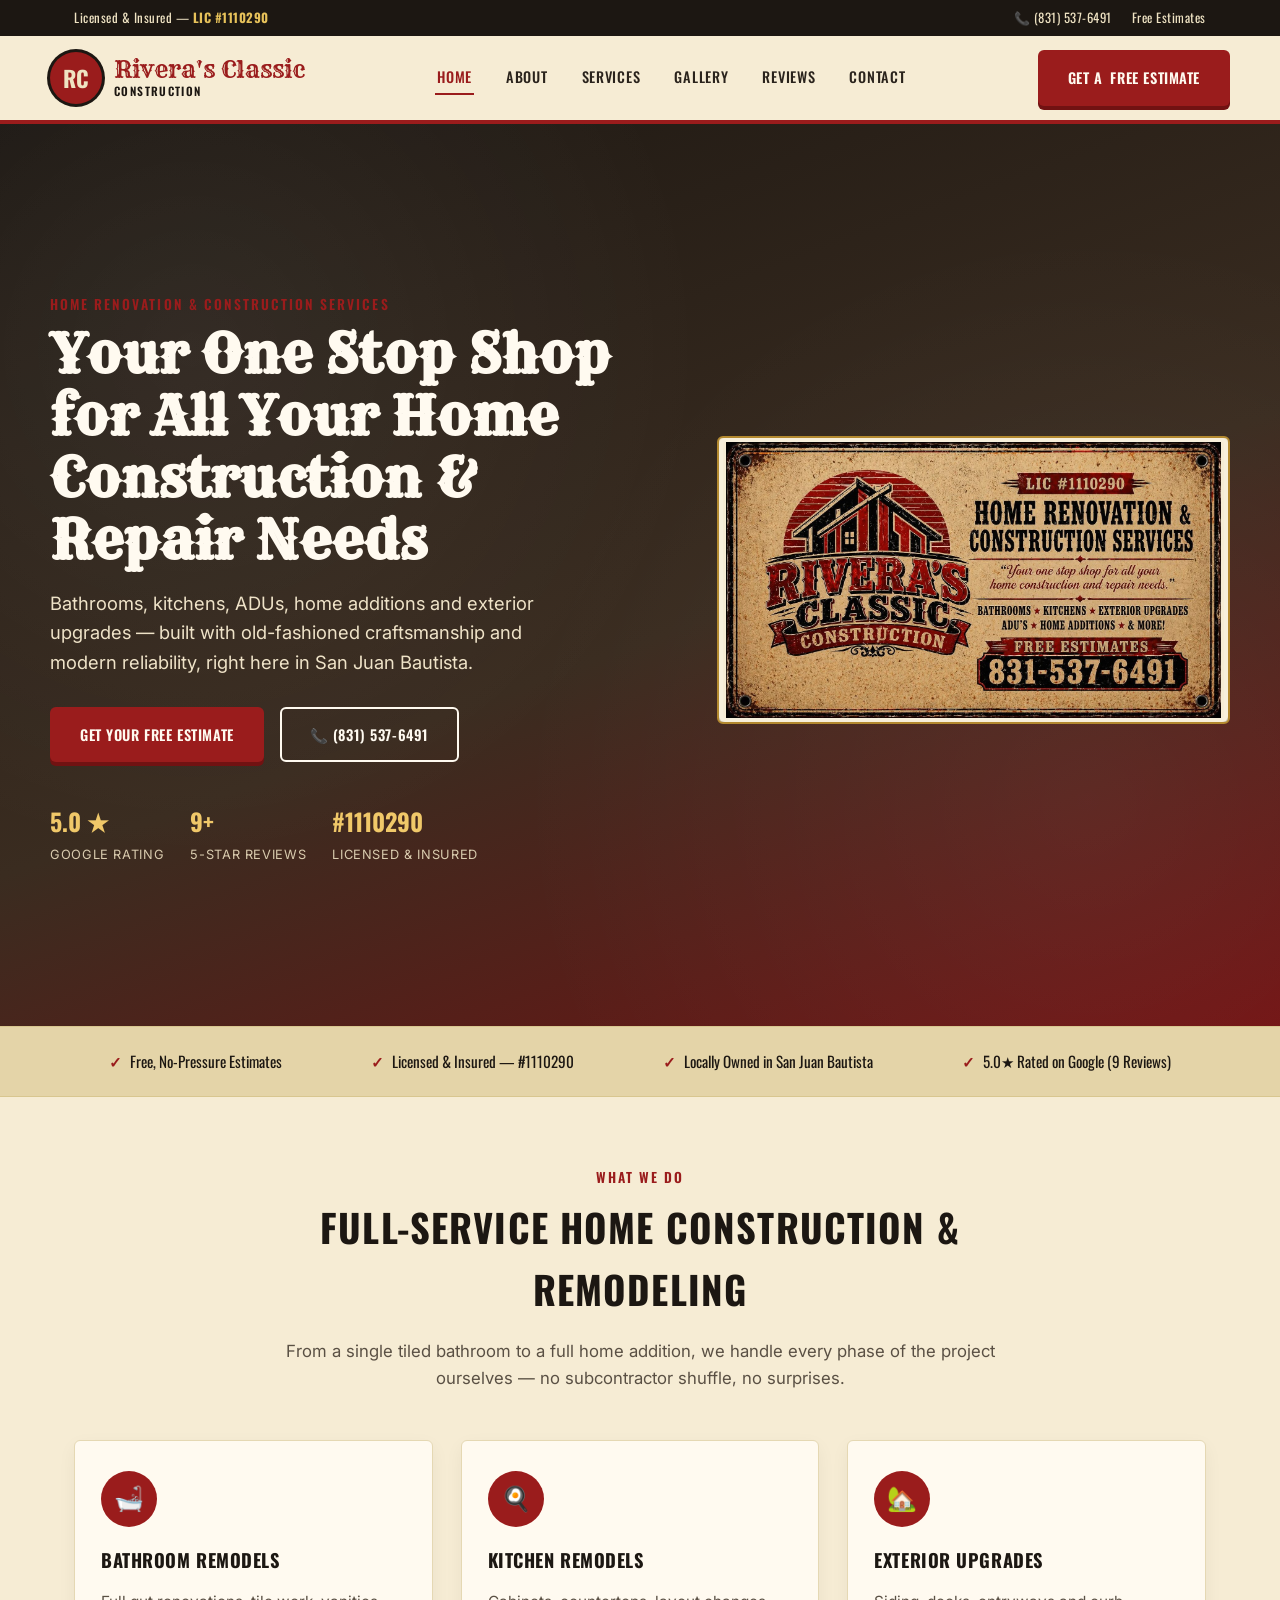
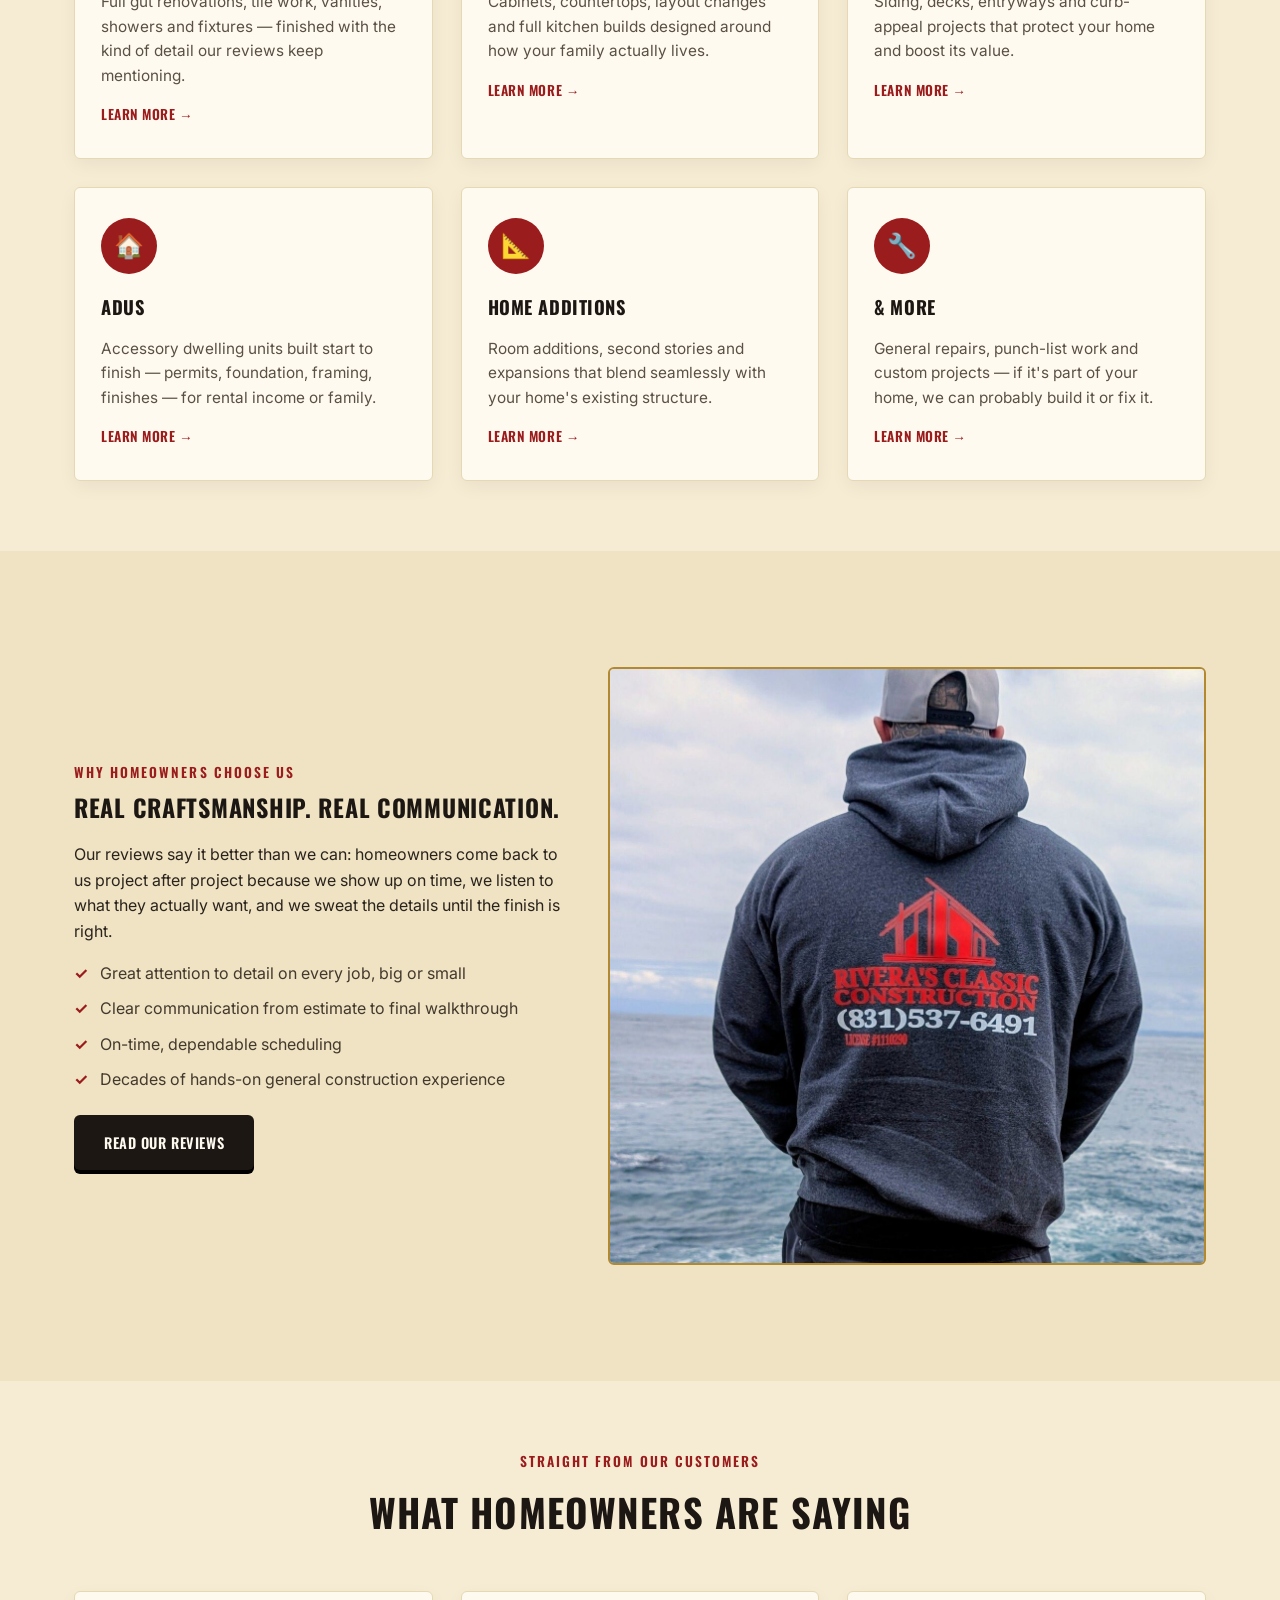
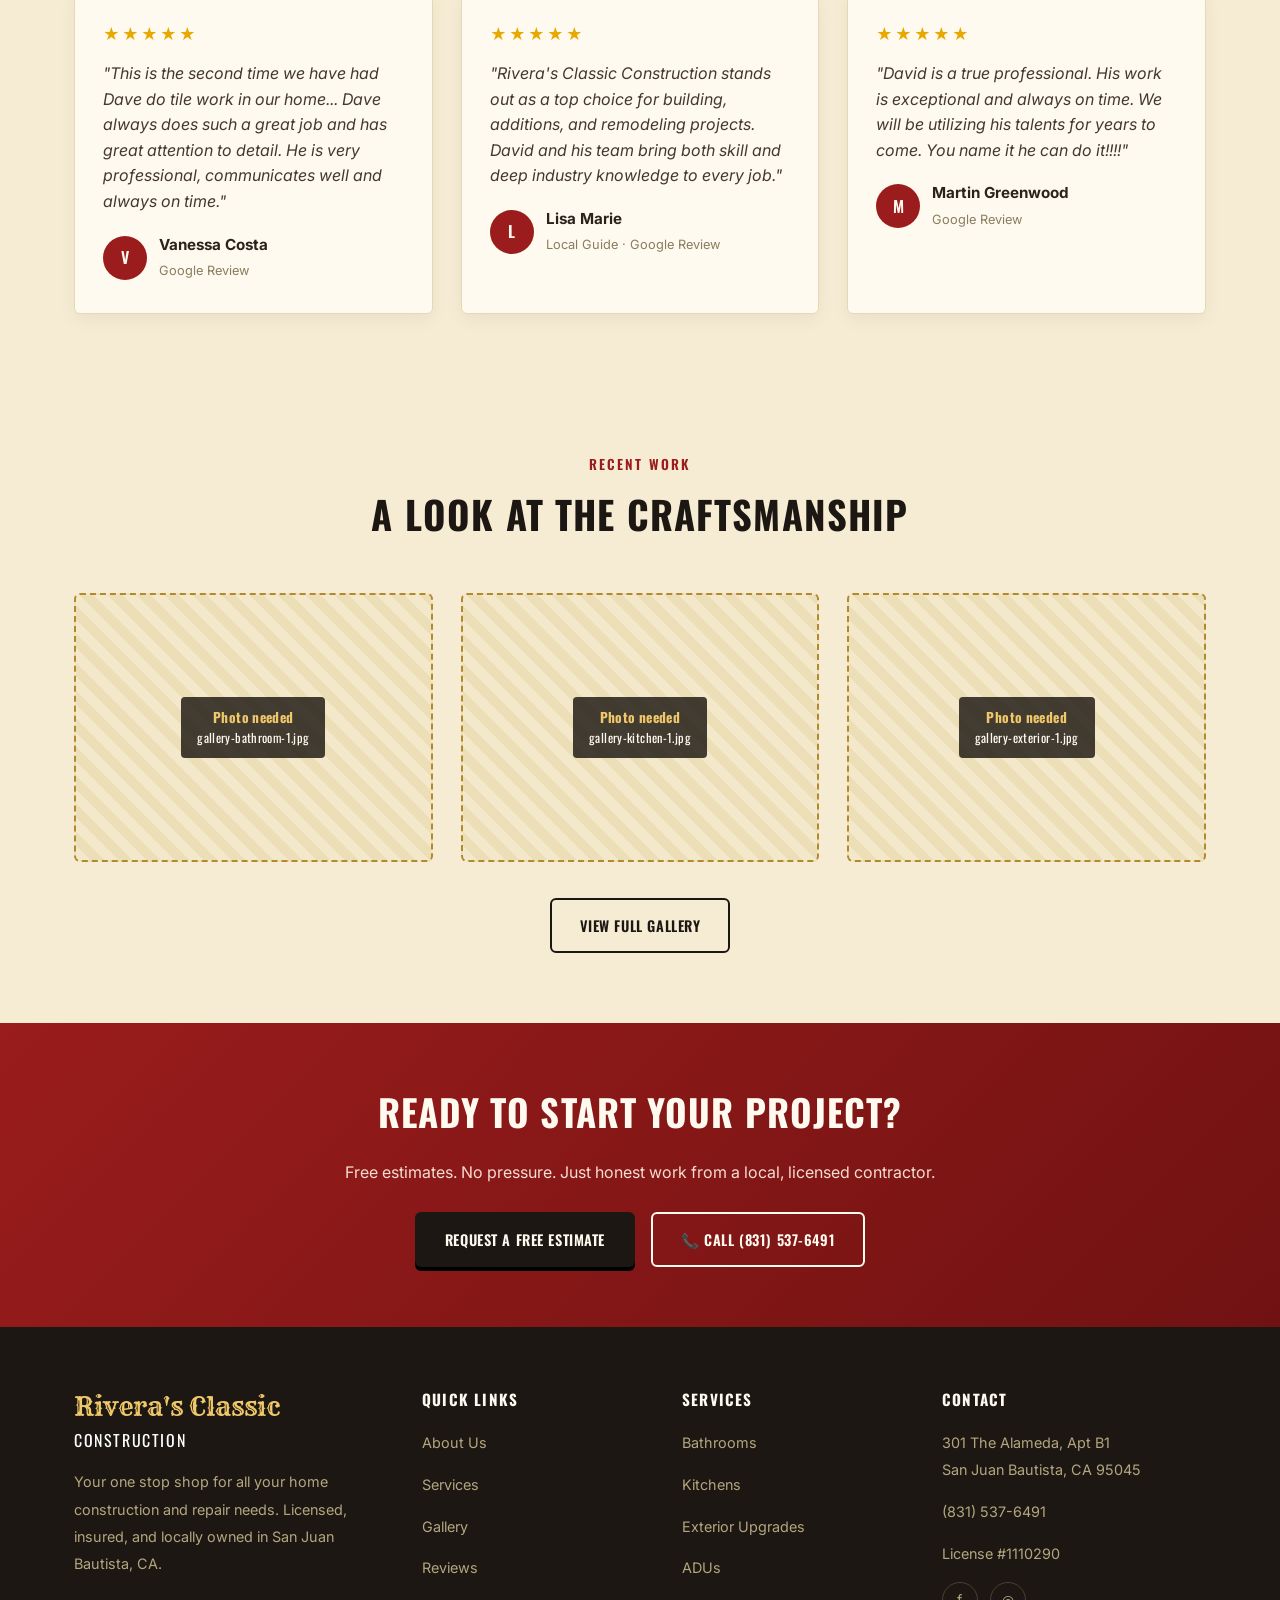
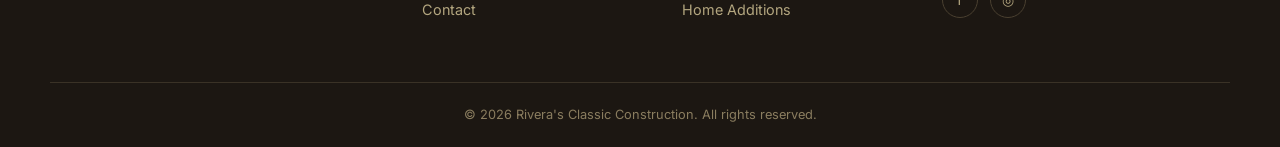
<file: index.html>
<!DOCTYPE html>
<html lang="en">
<head>
<meta charset="UTF-8">
<meta name="viewport" content="width=device-width, initial-scale=1.0">
<title>Rivera's Classic Construction | Home Renovation &amp; Construction in San Juan Bautista, CA</title>
<meta name="description" content="Rivera's Classic Construction is your one-stop shop for bathrooms, kitchens, ADUs, home additions &amp; exterior upgrades in San Juan Bautista, CA. Licensed #1110290. Free estimates.">
<link rel="stylesheet" href="css/style.css">
</head>
<body>

<div class="topbar">
  <div class="container">
    <div>Licensed &amp; Insured — <strong>LIC #1110290</strong></div>
    <div class="topbar-right">
      <a href="tel:+18315376491">📞 (831) 537-6491</a>
      <a href="contact.html">Free Estimates</a>
    </div>
  </div>
</div>

<header class="site-header">
  <div class="container navbar">
    <a href="index.html" class="brand">
      <span class="brand-mark">RC</span>
      <span class="brand-text">
        <span class="b1">Rivera's Classic</span>
        <span class="b2">CONSTRUCTION</span>
      </span>
    </a>
    <button class="nav-toggle" aria-label="Toggle navigation">☰</button>
    <ul class="nav-links">
      <li><a href="index.html" class="active">Home</a></li>
      <li><a href="about.html">About</a></li>
      <li><a href="services.html">Services</a></li>
      <li><a href="gallery.html">Gallery</a></li>
      <li><a href="reviews.html">Reviews</a></li>
      <li><a href="contact.html">Contact</a></li>
    </ul>
    <div class="nav-cta">
      <a href="contact.html" class="btn btn-primary"><span class="long">Get a</span> Free Estimate</a>
    </div>
  </div>
</header>

<section class="hero">
  <div class="container hero-inner">
    <div class="hero-copy">
      <span class="section-label">Home Renovation &amp; Construction Services</span>
      <h1>Your One Stop Shop for All Your Home Construction &amp; Repair Needs</h1>
      <p class="lead">Bathrooms, kitchens, ADUs, home additions and exterior upgrades — built with old-fashioned craftsmanship and modern reliability, right here in San Juan Bautista.</p>
      <div class="hero-actions">
        <a href="contact.html" class="btn btn-primary">Get Your Free Estimate</a>
        <a href="tel:+18315376491" class="btn btn-outline">📞 (831) 537-6491</a>
      </div>
      <div class="hero-badges">
        <div class="hero-badge"><b>5.0 ★</b><span>Google Rating</span></div>
        <div class="hero-badge"><b>9+</b><span>5-Star Reviews</span></div>
        <div class="hero-badge"><b>#1110290</b><span>Licensed &amp; Insured</span></div>
      </div>
    </div>
    <div class="hero-visual">
      <div class="img-slot ratio-16-9 filled contain">
        <img src="images/brand-sign.jpg" alt="Rivera's Classic Construction - Home Renovation and Construction Services">
      </div>
    </div>
  </div>
</section>

<div class="trust-strip">
  <div class="container">
    <div class="trust-item"><b>✓</b> Free, No-Pressure Estimates</div>
    <div class="trust-item"><b>✓</b> Licensed &amp; Insured — #1110290</div>
    <div class="trust-item"><b>✓</b> Locally Owned in San Juan Bautista</div>
    <div class="trust-item"><b>✓</b> 5.0★ Rated on Google (9 Reviews)</div>
  </div>
</div>

<section>
  <div class="container">
    <div class="section-head">
      <span class="section-label">What We Do</span>
      <h2>Full-Service Home Construction &amp; Remodeling</h2>
      <p>From a single tiled bathroom to a full home addition, we handle every phase of the project ourselves — no subcontractor shuffle, no surprises.</p>
    </div>
    <div class="grid grid-3">
      <div class="card">
        <div class="icon">🛁</div>
        <h3>Bathroom Remodels</h3>
        <p>Full gut renovations, tile work, vanities, showers and fixtures — finished with the kind of detail our reviews keep mentioning.</p>
        <a href="services.html#bathrooms" class="more">Learn more →</a>
      </div>
      <div class="card">
        <div class="icon">🍳</div>
        <h3>Kitchen Remodels</h3>
        <p>Cabinets, countertops, layout changes and full kitchen builds designed around how your family actually lives.</p>
        <a href="services.html#kitchens" class="more">Learn more →</a>
      </div>
      <div class="card">
        <div class="icon">🏡</div>
        <h3>Exterior Upgrades</h3>
        <p>Siding, decks, entryways and curb-appeal projects that protect your home and boost its value.</p>
        <a href="services.html#exterior" class="more">Learn more →</a>
      </div>
      <div class="card">
        <div class="icon">🏠</div>
        <h3>ADUs</h3>
        <p>Accessory dwelling units built start to finish — permits, foundation, framing, finishes — for rental income or family.</p>
        <a href="services.html#adus" class="more">Learn more →</a>
      </div>
      <div class="card">
        <div class="icon">📐</div>
        <h3>Home Additions</h3>
        <p>Room additions, second stories and expansions that blend seamlessly with your home's existing structure.</p>
        <a href="services.html#additions" class="more">Learn more →</a>
      </div>
      <div class="card">
        <div class="icon">🔧</div>
        <h3>&amp; More</h3>
        <p>General repairs, punch-list work and custom projects — if it's part of your home, we can probably build it or fix it.</p>
        <a href="services.html#more" class="more">Learn more →</a>
      </div>
    </div>
  </div>
</section>

<section class="bg-cream">
  <div class="container">
    <div class="service-block">
      <div class="service-text">
        <span class="section-label">Why Homeowners Choose Us</span>
        <h2>Real Craftsmanship. Real Communication.</h2>
        <p>Our reviews say it better than we can: homeowners come back to us project after project because we show up on time, we listen to what they actually want, and we sweat the details until the finish is right.</p>
        <ul>
          <li>Great attention to detail on every job, big or small</li>
          <li>Clear communication from estimate to final walkthrough</li>
          <li>On-time, dependable scheduling</li>
          <li>Decades of hands-on general construction experience</li>
        </ul>
        <a href="reviews.html" class="btn btn-dark">Read Our Reviews</a>
      </div>
      <div class="service-media">
        <div class="img-slot ratio-1-1 filled">
          <img src="images/brand-hoodie.jpg" alt="Rivera's Classic Construction crew">
        </div>
      </div>
    </div>
  </div>
</section>

<section>
  <div class="container">
    <div class="section-head">
      <span class="section-label">Straight From Our Customers</span>
      <h2>What Homeowners Are Saying</h2>
    </div>
    <div class="grid grid-3">
      <div class="testimonial">
        <div class="stars">★★★★★</div>
        <p class="quote">"This is the second time we have had Dave do tile work in our home... Dave always does such a great job and has great attention to detail. He is very professional, communicates well and always on time."</p>
        <div class="who">
          <div class="avatar">V</div>
          <div><b>Vanessa Costa</b><span>Google Review</span></div>
        </div>
      </div>
      <div class="testimonial">
        <div class="stars">★★★★★</div>
        <p class="quote">"Rivera's Classic Construction stands out as a top choice for building, additions, and remodeling projects. David and his team bring both skill and deep industry knowledge to every job."</p>
        <div class="who">
          <div class="avatar">L</div>
          <div><b>Lisa Marie</b><span>Local Guide · Google Review</span></div>
        </div>
      </div>
      <div class="testimonial">
        <div class="stars">★★★★★</div>
        <p class="quote">"David is a true professional. His work is exceptional and always on time. We will be utilizing his talents for years to come. You name it he can do it!!!!"</p>
        <div class="who">
          <div class="avatar">M</div>
          <div><b>Martin Greenwood</b><span>Google Review</span></div>
        </div>
      </div>
    </div>
  </div>
</section>

<section>
  <div class="container">
    <div class="section-head">
      <span class="section-label">Recent Work</span>
      <h2>A Look at the Craftsmanship</h2>
    </div>
    <div class="grid grid-3">
      <div class="img-slot ratio-4-3">
        <div class="slot-label"><b>Photo needed</b>gallery-bathroom-1.jpg</div>
      </div>
      <div class="img-slot ratio-4-3">
        <div class="slot-label"><b>Photo needed</b>gallery-kitchen-1.jpg</div>
      </div>
      <div class="img-slot ratio-4-3">
        <div class="slot-label"><b>Photo needed</b>gallery-exterior-1.jpg</div>
      </div>
    </div>
    <div class="text-center" style="margin-top:36px;">
      <a href="gallery.html" class="btn btn-outline-dark">View Full Gallery</a>
    </div>
  </div>
</section>

<section class="cta-banner">
  <div class="container">
    <h2>Ready to Start Your Project?</h2>
    <p>Free estimates. No pressure. Just honest work from a local, licensed contractor.</p>
    <div class="cta-actions">
      <a href="contact.html" class="btn btn-dark">Request a Free Estimate</a>
      <a href="tel:+18315376491" class="btn btn-outline">📞 Call (831) 537-6491</a>
    </div>
  </div>
</section>

<footer class="site-footer">
  <div class="container footer-grid">
    <div class="footer-brand">
      <span class="b1">Rivera's Classic</span><br>
      <span style="color:#fff;font-family:'Oswald',sans-serif;letter-spacing:.1em;">CONSTRUCTION</span>
      <p style="margin-top:14px;">Your one stop shop for all your home construction and repair needs. Licensed, insured, and locally owned in San Juan Bautista, CA.</p>
      <!-- Optional: add your web design studio credit here -->
    </div>
    <div>
      <h4>Quick Links</h4>
      <p><a href="about.html">About Us</a></p>
      <p><a href="services.html">Services</a></p>
      <p><a href="gallery.html">Gallery</a></p>
      <p><a href="reviews.html">Reviews</a></p>
      <p><a href="contact.html">Contact</a></p>
    </div>
    <div>
      <h4>Services</h4>
      <p><a href="services.html#bathrooms">Bathrooms</a></p>
      <p><a href="services.html#kitchens">Kitchens</a></p>
      <p><a href="services.html#exterior">Exterior Upgrades</a></p>
      <p><a href="services.html#adus">ADUs</a></p>
      <p><a href="services.html#additions">Home Additions</a></p>
    </div>
    <div>
      <h4>Contact</h4>
      <p>301 The Alameda, Apt B1<br>San Juan Bautista, CA 95045</p>
      <p><a href="tel:+18315376491">(831) 537-6491</a></p>
      <p>License #1110290</p>
      <div class="social-row">
        <a href="#" aria-label="Facebook">f</a>
        <a href="#" aria-label="Instagram">◎</a>
      </div>
    </div>
  </div>
  <div class="footer-bottom">© <span id="footer-year"></span> Rivera's Classic Construction. All rights reserved.</div>
</footer>

<script src="js/script.js"></script>
</body>
</html>
</file>
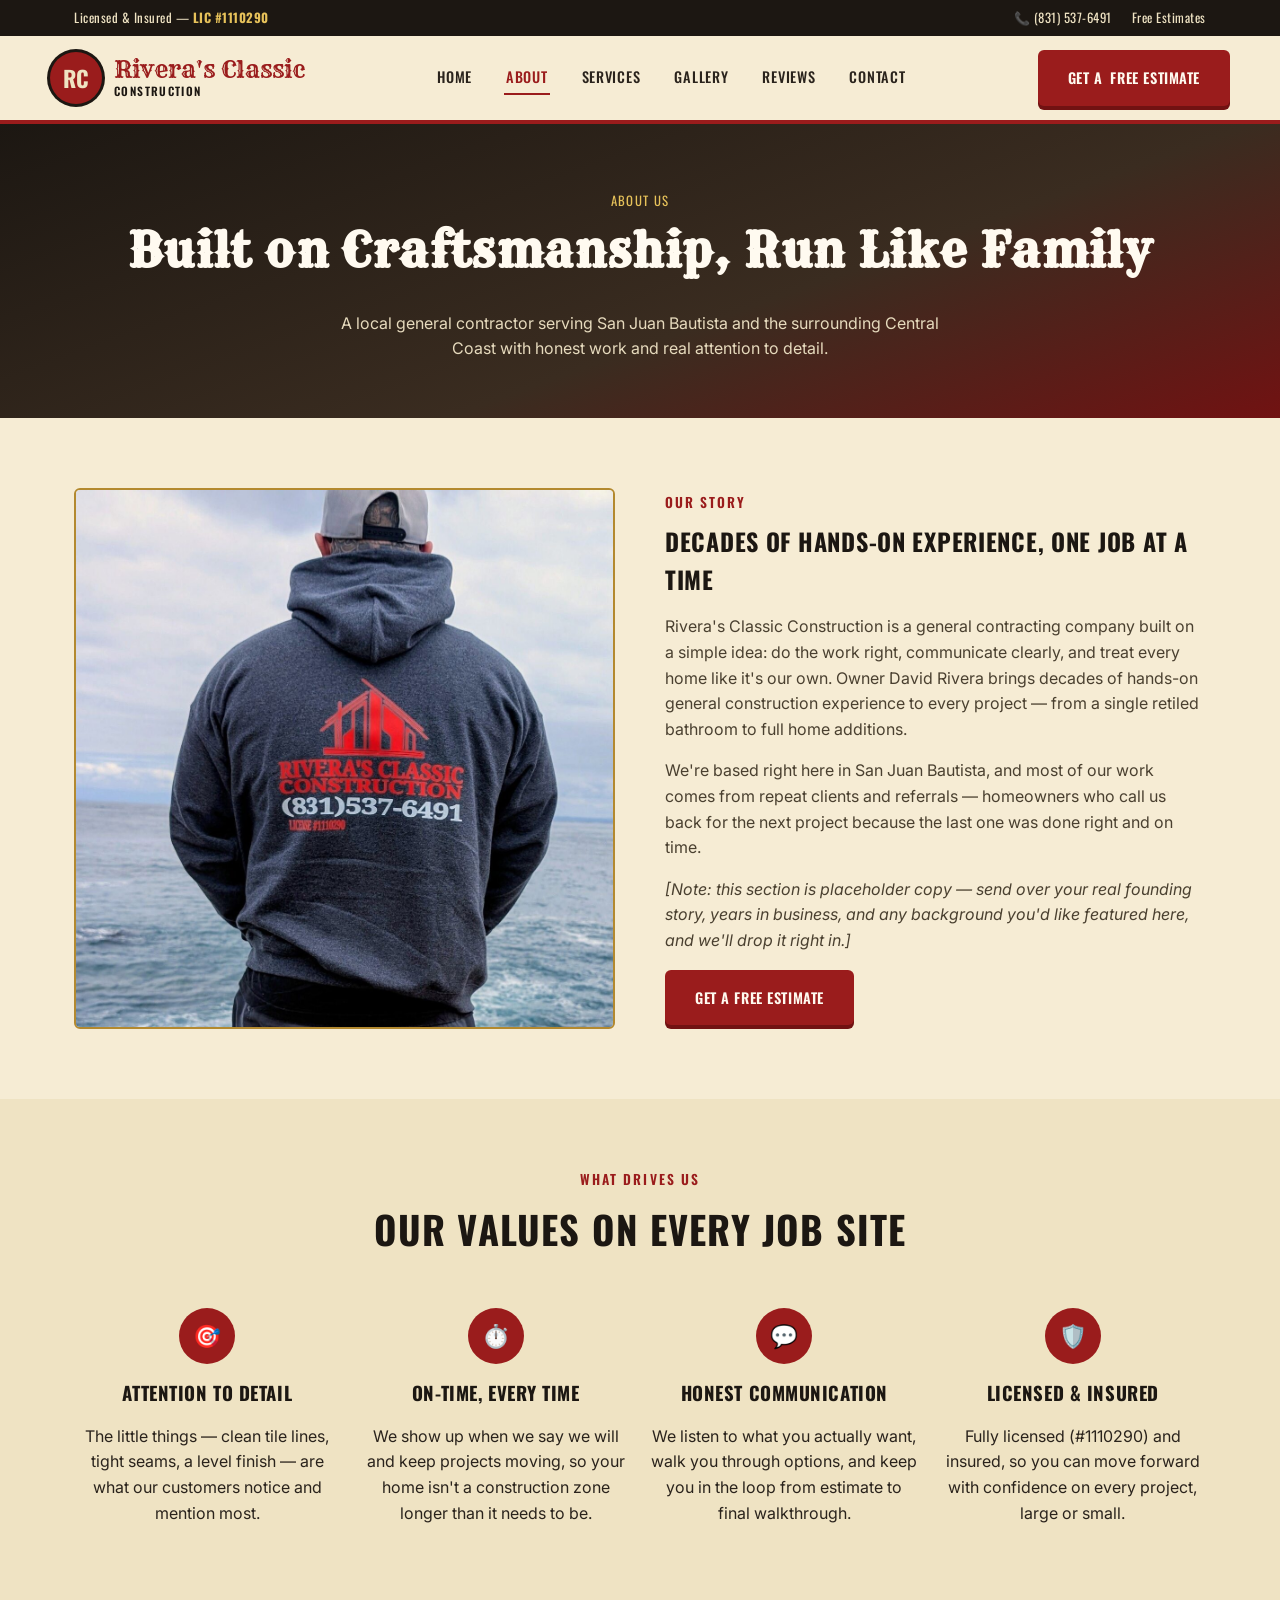
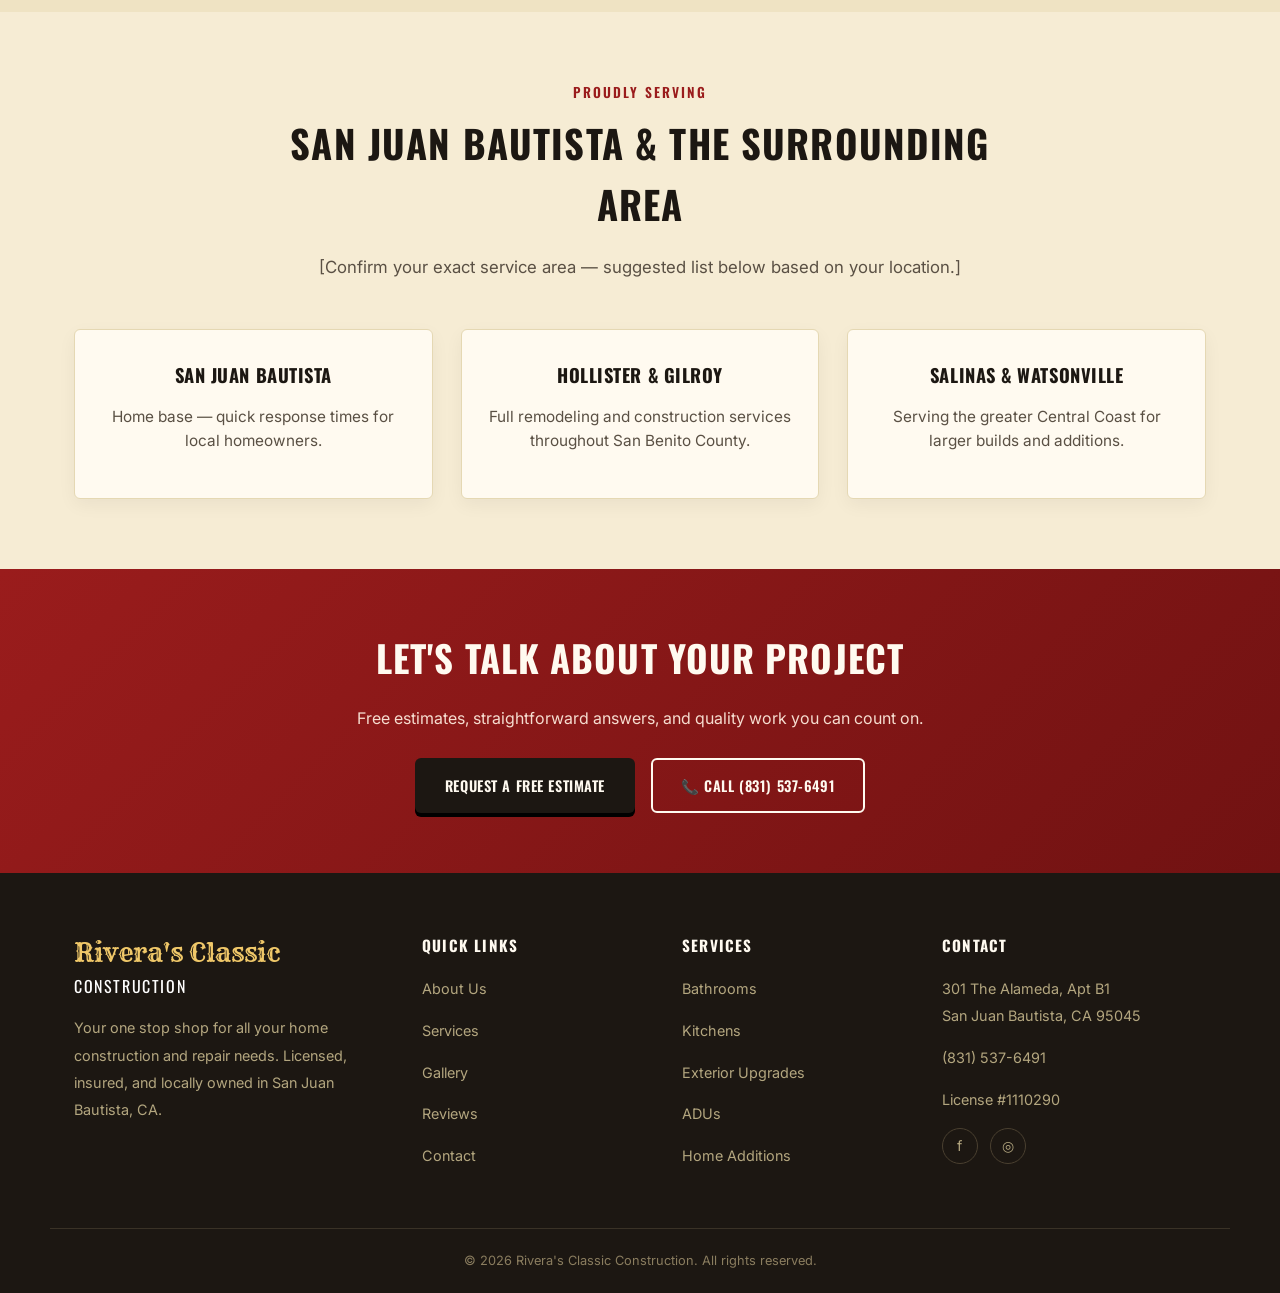
<file: about.html>
<!DOCTYPE html>
<html lang="en">
<head>
<meta charset="UTF-8">
<meta name="viewport" content="width=device-width, initial-scale=1.0">
<title>About Us | Rivera's Classic Construction</title>
<meta name="description" content="Meet Rivera's Classic Construction — a locally owned general contractor in San Juan Bautista, CA, bringing decades of hands-on experience to every remodel and build.">
<link rel="stylesheet" href="css/style.css">
</head>
<body>

<div class="topbar">
  <div class="container">
    <div>Licensed &amp; Insured — <strong>LIC #1110290</strong></div>
    <div class="topbar-right">
      <a href="tel:+18315376491">📞 (831) 537-6491</a>
      <a href="contact.html">Free Estimates</a>
    </div>
  </div>
</div>

<header class="site-header">
  <div class="container navbar">
    <a href="index.html" class="brand">
      <span class="brand-mark">RC</span>
      <span class="brand-text">
        <span class="b1">Rivera's Classic</span>
        <span class="b2">CONSTRUCTION</span>
      </span>
    </a>
    <button class="nav-toggle" aria-label="Toggle navigation">☰</button>
    <ul class="nav-links">
      <li><a href="index.html">Home</a></li>
      <li><a href="about.html" class="active">About</a></li>
      <li><a href="services.html">Services</a></li>
      <li><a href="gallery.html">Gallery</a></li>
      <li><a href="reviews.html">Reviews</a></li>
      <li><a href="contact.html">Contact</a></li>
    </ul>
    <div class="nav-cta">
      <a href="contact.html" class="btn btn-primary"><span class="long">Get a</span> Free Estimate</a>
    </div>
  </div>
</header>

<section class="page-hero">
  <div class="container">
    <span class="crumb">About Us</span>
    <h1>Built on Craftsmanship, Run Like Family</h1>
    <p>A local general contractor serving San Juan Bautista and the surrounding Central Coast with honest work and real attention to detail.</p>
  </div>
</section>

<section>
  <div class="container about-hero">
    <div>
      <div class="img-slot ratio-1-1 filled">
        <img src="images/brand-hoodie.jpg" alt="Rivera's Classic Construction owner and crew">
      </div>
    </div>
    <div>
      <span class="section-label">Our Story</span>
      <h2>Decades of Hands-On Experience, One Job at a Time</h2>
      <p>Rivera's Classic Construction is a general contracting company built on a simple idea: do the work right, communicate clearly, and treat every home like it's our own. Owner David Rivera brings decades of hands-on general construction experience to every project — from a single retiled bathroom to full home additions.</p>
      <p>We're based right here in San Juan Bautista, and most of our work comes from repeat clients and referrals — homeowners who call us back for the next project because the last one was done right and on time.</p>
      <p><em>[Note: this section is placeholder copy — send over your real founding story, years in business, and any background you'd like featured here, and we'll drop it right in.]</em></p>
      <a href="contact.html" class="btn btn-primary">Get a Free Estimate</a>
    </div>
  </div>
</section>

<section class="bg-cream">
  <div class="container">
    <div class="section-head">
      <span class="section-label">What Drives Us</span>
      <h2>Our Values on Every Job Site</h2>
    </div>
    <div class="values-grid">
      <div class="value-item">
        <div class="icon" style="margin:0 auto 14px;width:56px;height:56px;border-radius:50%;background:var(--red);color:#fff;display:flex;align-items:center;justify-content:center;font-size:1.4rem;">🎯</div>
        <h3>Attention to Detail</h3>
        <p>The little things — clean tile lines, tight seams, a level finish — are what our customers notice and mention most.</p>
      </div>
      <div class="value-item">
        <div class="icon" style="margin:0 auto 14px;width:56px;height:56px;border-radius:50%;background:var(--red);color:#fff;display:flex;align-items:center;justify-content:center;font-size:1.4rem;">⏱️</div>
        <h3>On-Time, Every Time</h3>
        <p>We show up when we say we will and keep projects moving, so your home isn't a construction zone longer than it needs to be.</p>
      </div>
      <div class="value-item">
        <div class="icon" style="margin:0 auto 14px;width:56px;height:56px;border-radius:50%;background:var(--red);color:#fff;display:flex;align-items:center;justify-content:center;font-size:1.4rem;">💬</div>
        <h3>Honest Communication</h3>
        <p>We listen to what you actually want, walk you through options, and keep you in the loop from estimate to final walkthrough.</p>
      </div>
      <div class="value-item">
        <div class="icon" style="margin:0 auto 14px;width:56px;height:56px;border-radius:50%;background:var(--red);color:#fff;display:flex;align-items:center;justify-content:center;font-size:1.4rem;">🛡️</div>
        <h3>Licensed &amp; Insured</h3>
        <p>Fully licensed (#1110290) and insured, so you can move forward with confidence on every project, large or small.</p>
      </div>
    </div>
  </div>
</section>

<section>
  <div class="container">
    <div class="section-head">
      <span class="section-label">Proudly Serving</span>
      <h2>San Juan Bautista &amp; the Surrounding Area</h2>
      <p>[Confirm your exact service area — suggested list below based on your location.]</p>
    </div>
    <div class="grid grid-3">
      <div class="card text-center">
        <h3>San Juan Bautista</h3>
        <p>Home base — quick response times for local homeowners.</p>
      </div>
      <div class="card text-center">
        <h3>Hollister &amp; Gilroy</h3>
        <p>Full remodeling and construction services throughout San Benito County.</p>
      </div>
      <div class="card text-center">
        <h3>Salinas &amp; Watsonville</h3>
        <p>Serving the greater Central Coast for larger builds and additions.</p>
      </div>
    </div>
  </div>
</section>

<section class="cta-banner">
  <div class="container">
    <h2>Let's Talk About Your Project</h2>
    <p>Free estimates, straightforward answers, and quality work you can count on.</p>
    <div class="cta-actions">
      <a href="contact.html" class="btn btn-dark">Request a Free Estimate</a>
      <a href="tel:+18315376491" class="btn btn-outline">📞 Call (831) 537-6491</a>
    </div>
  </div>
</section>

<footer class="site-footer">
  <div class="container footer-grid">
    <div class="footer-brand">
      <span class="b1">Rivera's Classic</span><br>
      <span style="color:#fff;font-family:'Oswald',sans-serif;letter-spacing:.1em;">CONSTRUCTION</span>
      <p style="margin-top:14px;">Your one stop shop for all your home construction and repair needs. Licensed, insured, and locally owned in San Juan Bautista, CA.</p>
    </div>
    <div>
      <h4>Quick Links</h4>
      <p><a href="about.html">About Us</a></p>
      <p><a href="services.html">Services</a></p>
      <p><a href="gallery.html">Gallery</a></p>
      <p><a href="reviews.html">Reviews</a></p>
      <p><a href="contact.html">Contact</a></p>
    </div>
    <div>
      <h4>Services</h4>
      <p><a href="services.html#bathrooms">Bathrooms</a></p>
      <p><a href="services.html#kitchens">Kitchens</a></p>
      <p><a href="services.html#exterior">Exterior Upgrades</a></p>
      <p><a href="services.html#adus">ADUs</a></p>
      <p><a href="services.html#additions">Home Additions</a></p>
    </div>
    <div>
      <h4>Contact</h4>
      <p>301 The Alameda, Apt B1<br>San Juan Bautista, CA 95045</p>
      <p><a href="tel:+18315376491">(831) 537-6491</a></p>
      <p>License #1110290</p>
      <div class="social-row">
        <a href="#" aria-label="Facebook">f</a>
        <a href="#" aria-label="Instagram">◎</a>
      </div>
    </div>
  </div>
  <div class="footer-bottom">© <span id="footer-year"></span> Rivera's Classic Construction. All rights reserved.</div>
</footer>

<script src="js/script.js"></script>
</body>
</html>
</file>
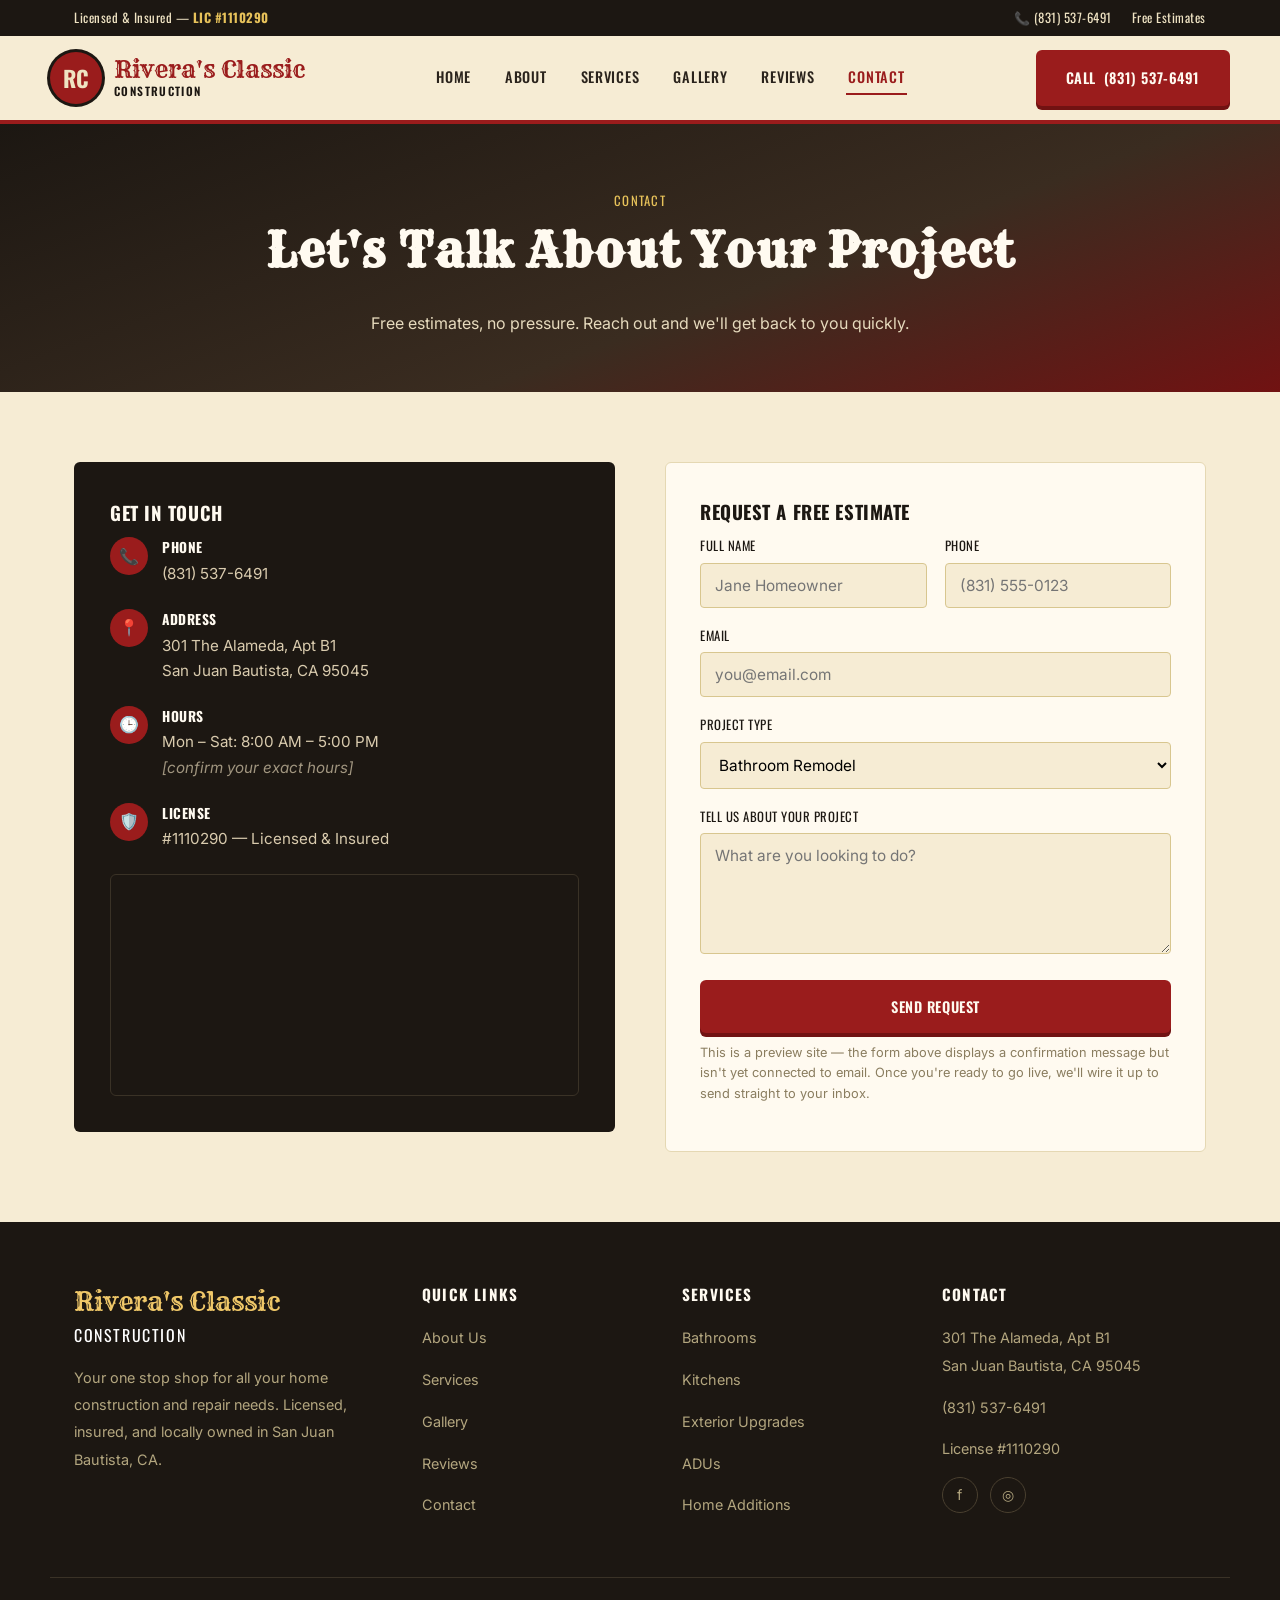
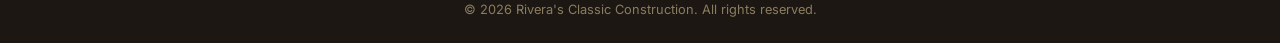
<file: contact.html>
<!DOCTYPE html>
<html lang="en">
<head>
<meta charset="UTF-8">
<meta name="viewport" content="width=device-width, initial-scale=1.0">
<title>Contact Us | Rivera's Classic Construction</title>
<meta name="description" content="Get a free estimate from Rivera's Classic Construction in San Juan Bautista, CA. Call (831) 537-6491 or send us your project details.">
<link rel="stylesheet" href="css/style.css">
</head>
<body>

<div class="topbar">
  <div class="container">
    <div>Licensed &amp; Insured — <strong>LIC #1110290</strong></div>
    <div class="topbar-right">
      <a href="tel:+18315376491">📞 (831) 537-6491</a>
      <a href="contact.html">Free Estimates</a>
    </div>
  </div>
</div>

<header class="site-header">
  <div class="container navbar">
    <a href="index.html" class="brand">
      <span class="brand-mark">RC</span>
      <span class="brand-text">
        <span class="b1">Rivera's Classic</span>
        <span class="b2">CONSTRUCTION</span>
      </span>
    </a>
    <button class="nav-toggle" aria-label="Toggle navigation">☰</button>
    <ul class="nav-links">
      <li><a href="index.html">Home</a></li>
      <li><a href="about.html">About</a></li>
      <li><a href="services.html">Services</a></li>
      <li><a href="gallery.html">Gallery</a></li>
      <li><a href="reviews.html">Reviews</a></li>
      <li><a href="contact.html" class="active">Contact</a></li>
    </ul>
    <div class="nav-cta">
      <a href="tel:+18315376491" class="btn btn-primary"><span class="long">Call</span> (831) 537-6491</a>
    </div>
  </div>
</header>

<section class="page-hero">
  <div class="container">
    <span class="crumb">Contact</span>
    <h1>Let's Talk About Your Project</h1>
    <p>Free estimates, no pressure. Reach out and we'll get back to you quickly.</p>
  </div>
</section>

<section>
  <div class="container contact-wrap">
    <div class="contact-info-card">
      <h3>Get In Touch</h3>
      <div class="contact-row">
        <div class="ic">📞</div>
        <div><b>Phone</b><a href="tel:+18315376491">(831) 537-6491</a></div>
      </div>
      <div class="contact-row">
        <div class="ic">📍</div>
        <div><b>Address</b><span>301 The Alameda, Apt B1<br>San Juan Bautista, CA 95045</span></div>
      </div>
      <div class="contact-row">
        <div class="ic">🕒</div>
        <div><b>Hours</b><span>Mon – Sat: 8:00 AM – 5:00 PM<br><em style="opacity:.7;">[confirm your exact hours]</em></span></div>
      </div>
      <div class="contact-row">
        <div class="ic">🛡️</div>
        <div><b>License</b><span>#1110290 — Licensed &amp; Insured</span></div>
      </div>
      <div class="map-frame">
        <iframe
          src="https://www.google.com/maps?q=301+The+Alameda+Apt+B1,+San+Juan+Bautista,+CA+95045&output=embed"
          loading="lazy"
          referrerpolicy="no-referrer-when-downgrade">
        </iframe>
      </div>
    </div>

    <form class="contact-form">
      <h3 class="mt-0">Request a Free Estimate</h3>
      <div class="form-row form-success" style="display:none;background:#e4f3e1;border:1px solid #b7dcae;color:#2f5c26;padding:12px 16px;border-radius:4px;">
        Thanks! Your request has been received — we'll be in touch shortly.
      </div>
      <div class="form-grid">
        <div class="form-row">
          <label for="name">Full Name</label>
          <input type="text" id="name" name="name" placeholder="Jane Homeowner" required>
        </div>
        <div class="form-row">
          <label for="phone">Phone</label>
          <input type="tel" id="phone" name="phone" placeholder="(831) 555-0123" required>
        </div>
      </div>
      <div class="form-row">
        <label for="email">Email</label>
        <input type="email" id="email" name="email" placeholder="you@email.com" required>
      </div>
      <div class="form-row">
        <label for="project">Project Type</label>
        <select id="project" name="project">
          <option>Bathroom Remodel</option>
          <option>Kitchen Remodel</option>
          <option>Exterior Upgrade</option>
          <option>ADU</option>
          <option>Home Addition</option>
          <option>General Repair</option>
          <option>Other</option>
        </select>
      </div>
      <div class="form-row">
        <label for="message">Tell Us About Your Project</label>
        <textarea id="message" name="message" rows="5" placeholder="What are you looking to do?"></textarea>
      </div>
      <button type="submit" class="btn btn-primary btn-block">Send Request</button>
      <p class="form-note">This is a preview site — the form above displays a confirmation message but isn't yet connected to email. Once you're ready to go live, we'll wire it up to send straight to your inbox.</p>
    </form>
  </div>
</section>

<footer class="site-footer">
  <div class="container footer-grid">
    <div class="footer-brand">
      <span class="b1">Rivera's Classic</span><br>
      <span style="color:#fff;font-family:'Oswald',sans-serif;letter-spacing:.1em;">CONSTRUCTION</span>
      <p style="margin-top:14px;">Your one stop shop for all your home construction and repair needs. Licensed, insured, and locally owned in San Juan Bautista, CA.</p>
    </div>
    <div>
      <h4>Quick Links</h4>
      <p><a href="about.html">About Us</a></p>
      <p><a href="services.html">Services</a></p>
      <p><a href="gallery.html">Gallery</a></p>
      <p><a href="reviews.html">Reviews</a></p>
      <p><a href="contact.html">Contact</a></p>
    </div>
    <div>
      <h4>Services</h4>
      <p><a href="services.html#bathrooms">Bathrooms</a></p>
      <p><a href="services.html#kitchens">Kitchens</a></p>
      <p><a href="services.html#exterior">Exterior Upgrades</a></p>
      <p><a href="services.html#adus">ADUs</a></p>
      <p><a href="services.html#additions">Home Additions</a></p>
    </div>
    <div>
      <h4>Contact</h4>
      <p>301 The Alameda, Apt B1<br>San Juan Bautista, CA 95045</p>
      <p><a href="tel:+18315376491">(831) 537-6491</a></p>
      <p>License #1110290</p>
      <div class="social-row">
        <a href="#" aria-label="Facebook">f</a>
        <a href="#" aria-label="Instagram">◎</a>
      </div>
    </div>
  </div>
  <div class="footer-bottom">© <span id="footer-year"></span> Rivera's Classic Construction. All rights reserved.</div>
</footer>

<script src="js/script.js"></script>
</body>
</html>
</file>
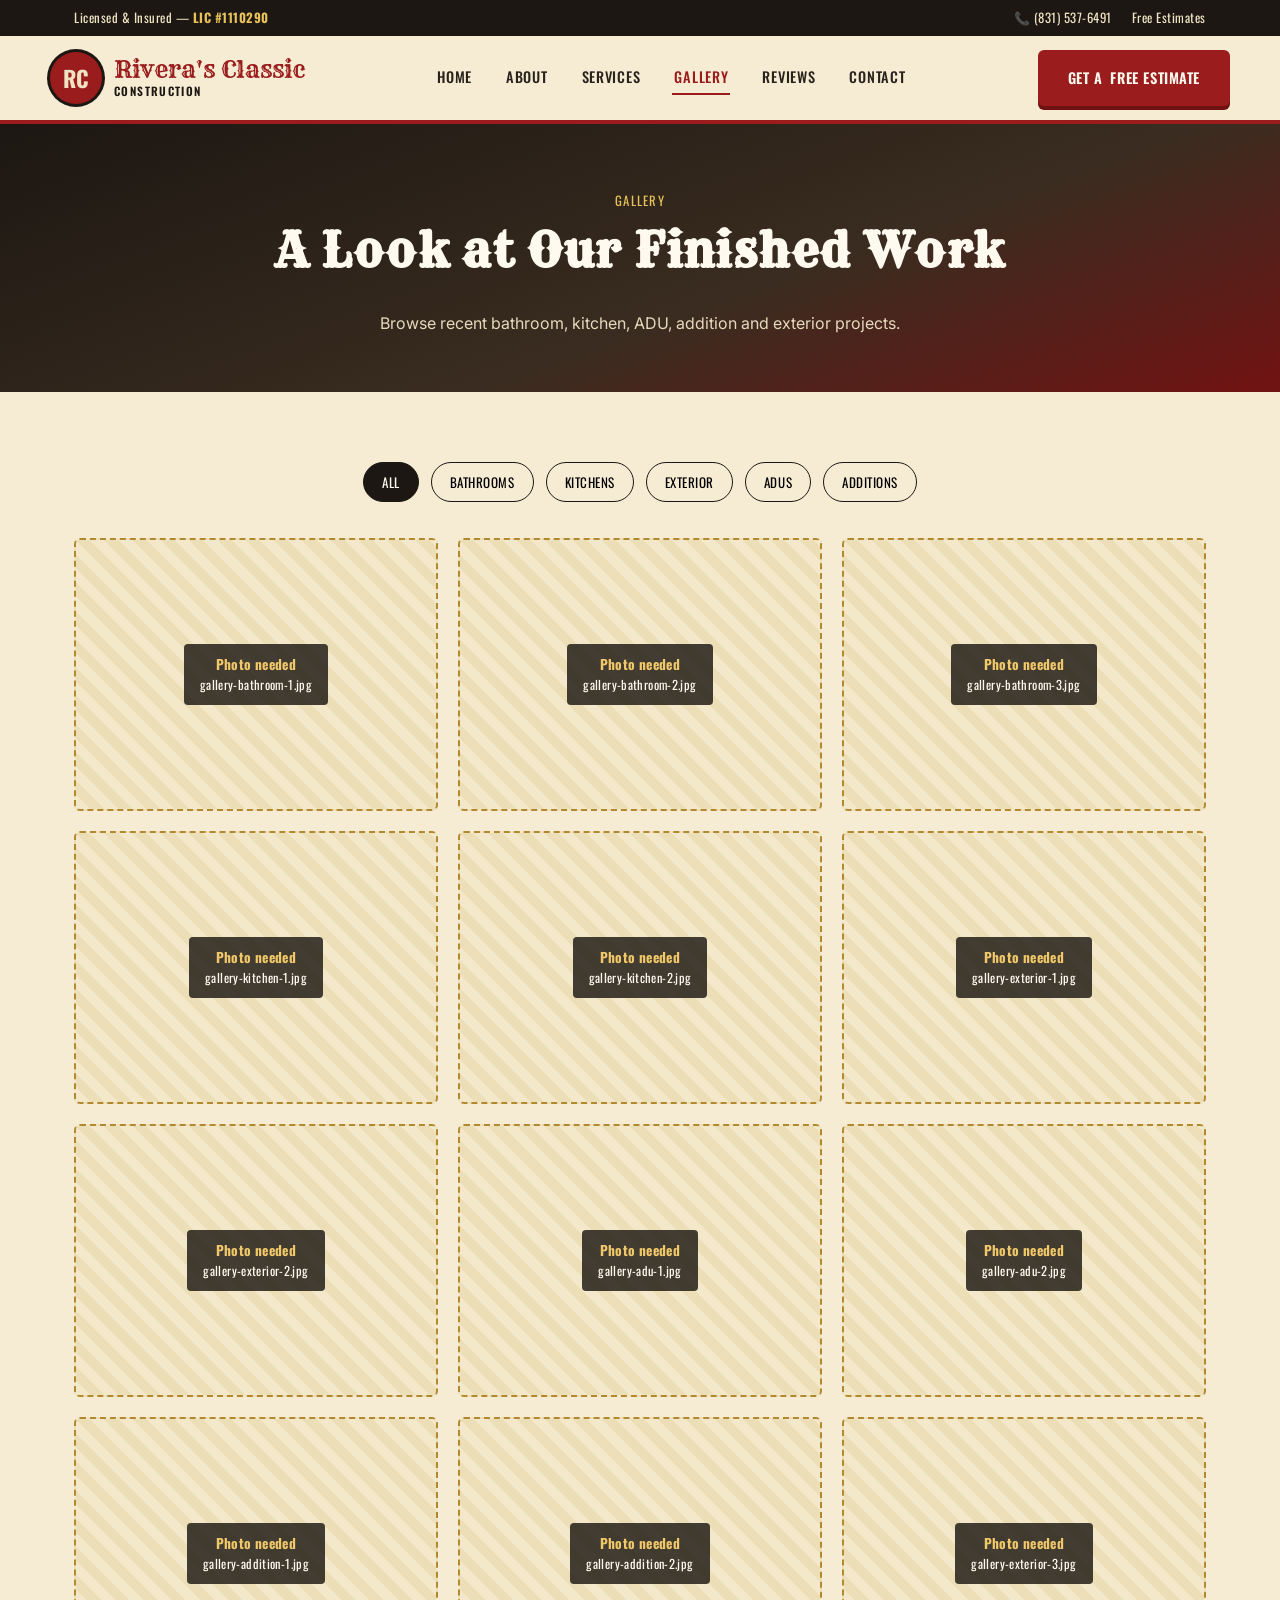
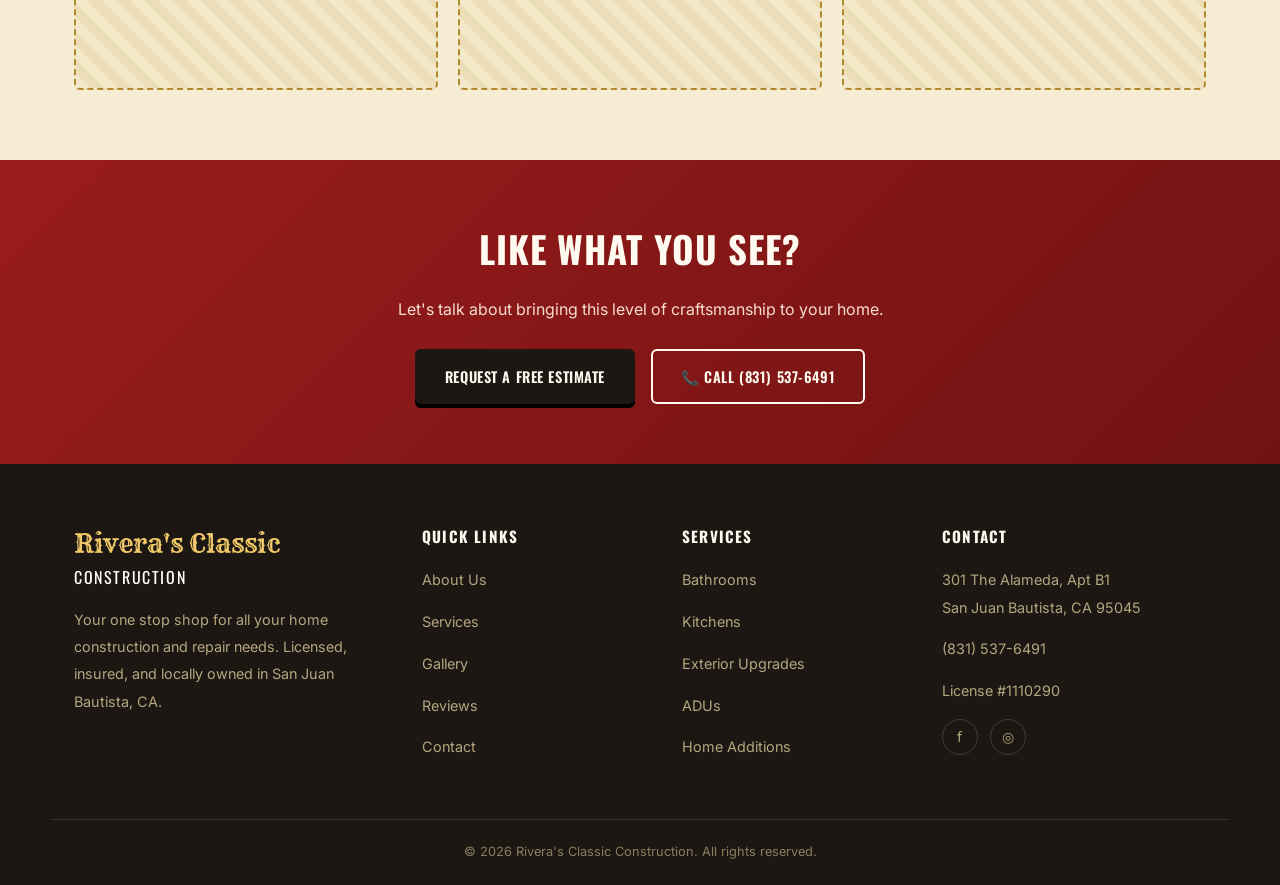
<file: gallery.html>
<!DOCTYPE html>
<html lang="en">
<head>
<meta charset="UTF-8">
<meta name="viewport" content="width=device-width, initial-scale=1.0">
<title>Gallery | Rivera's Classic Construction</title>
<meta name="description" content="See finished bathroom, kitchen, ADU, addition and exterior projects by Rivera's Classic Construction in San Juan Bautista, CA.">
<link rel="stylesheet" href="css/style.css">
</head>
<body>

<div class="topbar">
  <div class="container">
    <div>Licensed &amp; Insured — <strong>LIC #1110290</strong></div>
    <div class="topbar-right">
      <a href="tel:+18315376491">📞 (831) 537-6491</a>
      <a href="contact.html">Free Estimates</a>
    </div>
  </div>
</div>

<header class="site-header">
  <div class="container navbar">
    <a href="index.html" class="brand">
      <span class="brand-mark">RC</span>
      <span class="brand-text">
        <span class="b1">Rivera's Classic</span>
        <span class="b2">CONSTRUCTION</span>
      </span>
    </a>
    <button class="nav-toggle" aria-label="Toggle navigation">☰</button>
    <ul class="nav-links">
      <li><a href="index.html">Home</a></li>
      <li><a href="about.html">About</a></li>
      <li><a href="services.html">Services</a></li>
      <li><a href="gallery.html" class="active">Gallery</a></li>
      <li><a href="reviews.html">Reviews</a></li>
      <li><a href="contact.html">Contact</a></li>
    </ul>
    <div class="nav-cta">
      <a href="contact.html" class="btn btn-primary"><span class="long">Get a</span> Free Estimate</a>
    </div>
  </div>
</header>

<section class="page-hero">
  <div class="container">
    <span class="crumb">Gallery</span>
    <h1>A Look at Our Finished Work</h1>
    <p>Browse recent bathroom, kitchen, ADU, addition and exterior projects.</p>
  </div>
</section>

<section>
  <div class="container">
    <div class="gallery-filters">
      <button class="active" data-filter="all">All</button>
      <button data-filter="bathroom">Bathrooms</button>
      <button data-filter="kitchen">Kitchens</button>
      <button data-filter="exterior">Exterior</button>
      <button data-filter="adu">ADUs</button>
      <button data-filter="addition">Additions</button>
    </div>

    <div class="gallery-grid">
      <div class="gallery-item show" data-cat="bathroom">
        <div class="img-slot ratio-4-3">
          <div class="slot-label"><b>Photo needed</b>gallery-bathroom-1.jpg</div>
        </div>
      </div>
      <div class="gallery-item show" data-cat="bathroom">
        <div class="img-slot ratio-4-3">
          <div class="slot-label"><b>Photo needed</b>gallery-bathroom-2.jpg</div>
        </div>
      </div>
      <div class="gallery-item show" data-cat="bathroom">
        <div class="img-slot ratio-4-3">
          <div class="slot-label"><b>Photo needed</b>gallery-bathroom-3.jpg</div>
        </div>
      </div>
      <div class="gallery-item show" data-cat="kitchen">
        <div class="img-slot ratio-4-3">
          <div class="slot-label"><b>Photo needed</b>gallery-kitchen-1.jpg</div>
        </div>
      </div>
      <div class="gallery-item show" data-cat="kitchen">
        <div class="img-slot ratio-4-3">
          <div class="slot-label"><b>Photo needed</b>gallery-kitchen-2.jpg</div>
        </div>
      </div>
      <div class="gallery-item show" data-cat="exterior">
        <div class="img-slot ratio-4-3">
          <div class="slot-label"><b>Photo needed</b>gallery-exterior-1.jpg</div>
        </div>
      </div>
      <div class="gallery-item show" data-cat="exterior">
        <div class="img-slot ratio-4-3">
          <div class="slot-label"><b>Photo needed</b>gallery-exterior-2.jpg</div>
        </div>
      </div>
      <div class="gallery-item show" data-cat="adu">
        <div class="img-slot ratio-4-3">
          <div class="slot-label"><b>Photo needed</b>gallery-adu-1.jpg</div>
        </div>
      </div>
      <div class="gallery-item show" data-cat="adu">
        <div class="img-slot ratio-4-3">
          <div class="slot-label"><b>Photo needed</b>gallery-adu-2.jpg</div>
        </div>
      </div>
      <div class="gallery-item show" data-cat="addition">
        <div class="img-slot ratio-4-3">
          <div class="slot-label"><b>Photo needed</b>gallery-addition-1.jpg</div>
        </div>
      </div>
      <div class="gallery-item show" data-cat="addition">
        <div class="img-slot ratio-4-3">
          <div class="slot-label"><b>Photo needed</b>gallery-addition-2.jpg</div>
        </div>
      </div>
      <div class="gallery-item show" data-cat="exterior">
        <div class="img-slot ratio-4-3">
          <div class="slot-label"><b>Photo needed</b>gallery-exterior-3.jpg</div>
        </div>
      </div>
    </div>
  </div>
</section>

<section class="cta-banner">
  <div class="container">
    <h2>Like What You See?</h2>
    <p>Let's talk about bringing this level of craftsmanship to your home.</p>
    <div class="cta-actions">
      <a href="contact.html" class="btn btn-dark">Request a Free Estimate</a>
      <a href="tel:+18315376491" class="btn btn-outline">📞 Call (831) 537-6491</a>
    </div>
  </div>
</section>

<footer class="site-footer">
  <div class="container footer-grid">
    <div class="footer-brand">
      <span class="b1">Rivera's Classic</span><br>
      <span style="color:#fff;font-family:'Oswald',sans-serif;letter-spacing:.1em;">CONSTRUCTION</span>
      <p style="margin-top:14px;">Your one stop shop for all your home construction and repair needs. Licensed, insured, and locally owned in San Juan Bautista, CA.</p>
    </div>
    <div>
      <h4>Quick Links</h4>
      <p><a href="about.html">About Us</a></p>
      <p><a href="services.html">Services</a></p>
      <p><a href="gallery.html">Gallery</a></p>
      <p><a href="reviews.html">Reviews</a></p>
      <p><a href="contact.html">Contact</a></p>
    </div>
    <div>
      <h4>Services</h4>
      <p><a href="services.html#bathrooms">Bathrooms</a></p>
      <p><a href="services.html#kitchens">Kitchens</a></p>
      <p><a href="services.html#exterior">Exterior Upgrades</a></p>
      <p><a href="services.html#adus">ADUs</a></p>
      <p><a href="services.html#additions">Home Additions</a></p>
    </div>
    <div>
      <h4>Contact</h4>
      <p>301 The Alameda, Apt B1<br>San Juan Bautista, CA 95045</p>
      <p><a href="tel:+18315376491">(831) 537-6491</a></p>
      <p>License #1110290</p>
      <div class="social-row">
        <a href="#" aria-label="Facebook">f</a>
        <a href="#" aria-label="Instagram">◎</a>
      </div>
    </div>
  </div>
  <div class="footer-bottom">© <span id="footer-year"></span> Rivera's Classic Construction. All rights reserved.</div>
</footer>

<script src="js/script.js"></script>
</body>
</html>
</file>
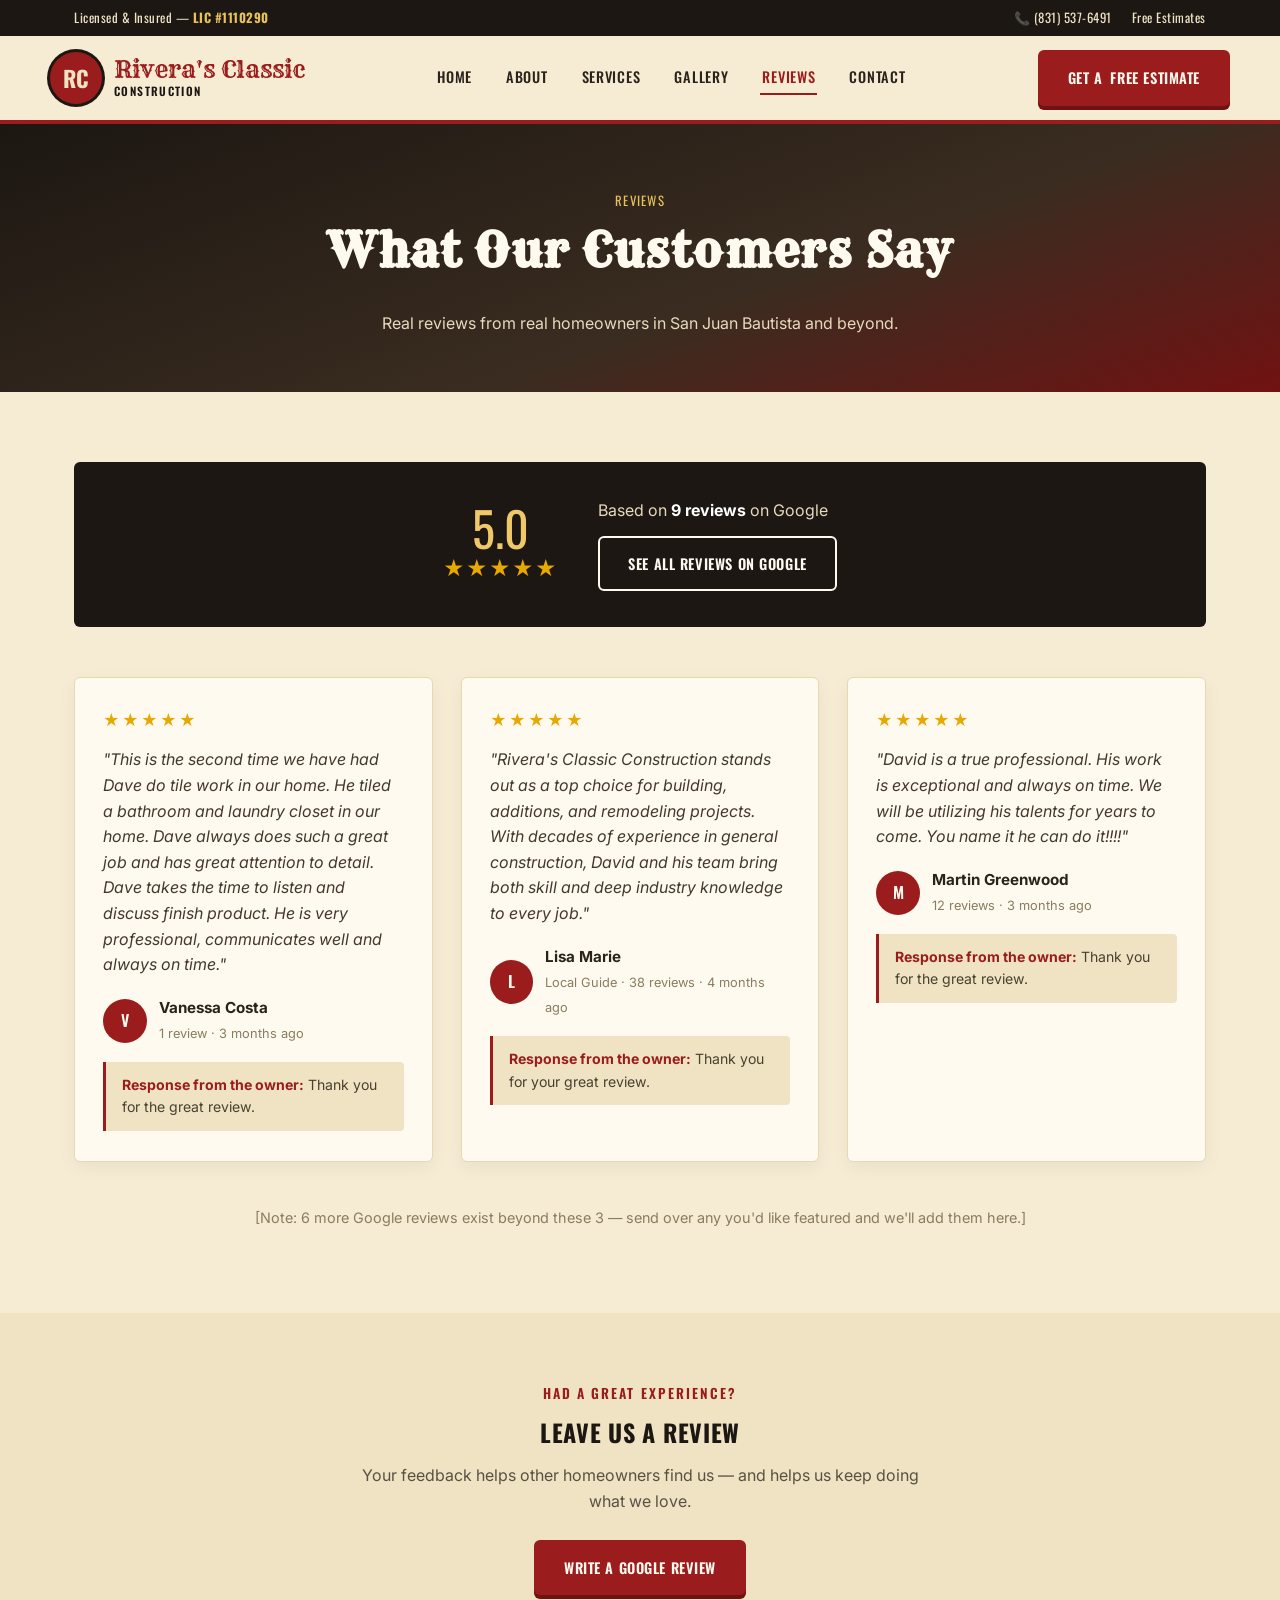
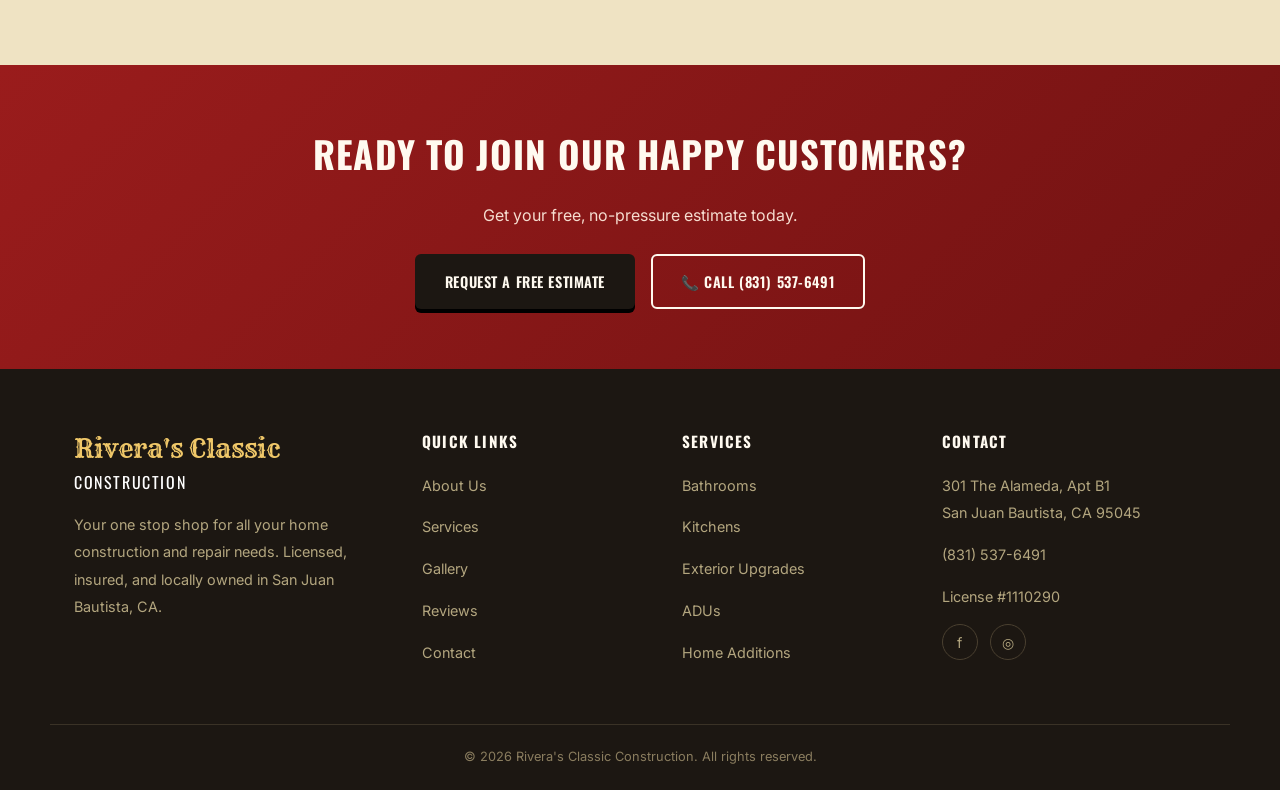
<file: reviews.html>
<!DOCTYPE html>
<html lang="en">
<head>
<meta charset="UTF-8">
<meta name="viewport" content="width=device-width, initial-scale=1.0">
<title>Reviews | Rivera's Classic Construction</title>
<meta name="description" content="Read what homeowners in San Juan Bautista, CA are saying about Rivera's Classic Construction — 5.0 stars on Google.">
<link rel="stylesheet" href="css/style.css">
</head>
<body>

<div class="topbar">
  <div class="container">
    <div>Licensed &amp; Insured — <strong>LIC #1110290</strong></div>
    <div class="topbar-right">
      <a href="tel:+18315376491">📞 (831) 537-6491</a>
      <a href="contact.html">Free Estimates</a>
    </div>
  </div>
</div>

<header class="site-header">
  <div class="container navbar">
    <a href="index.html" class="brand">
      <span class="brand-mark">RC</span>
      <span class="brand-text">
        <span class="b1">Rivera's Classic</span>
        <span class="b2">CONSTRUCTION</span>
      </span>
    </a>
    <button class="nav-toggle" aria-label="Toggle navigation">☰</button>
    <ul class="nav-links">
      <li><a href="index.html">Home</a></li>
      <li><a href="about.html">About</a></li>
      <li><a href="services.html">Services</a></li>
      <li><a href="gallery.html">Gallery</a></li>
      <li><a href="reviews.html" class="active">Reviews</a></li>
      <li><a href="contact.html">Contact</a></li>
    </ul>
    <div class="nav-cta">
      <a href="contact.html" class="btn btn-primary"><span class="long">Get a</span> Free Estimate</a>
    </div>
  </div>
</header>

<section class="page-hero">
  <div class="container">
    <span class="crumb">Reviews</span>
    <h1>What Our Customers Say</h1>
    <p>Real reviews from real homeowners in San Juan Bautista and beyond.</p>
  </div>
</section>

<section>
  <div class="container">
    <div class="review-summary">
      <div>
        <div class="big">5.0</div>
        <div class="stars">★★★★★</div>
      </div>
      <div style="text-align:left;">
        <p style="margin:0;color:#e6dabd;">Based on <strong style="color:#fff;">9 reviews</strong> on Google</p>
        <a href="https://www.google.com/maps/place/Rivera's+Classic+Construction" target="_blank" rel="noopener" class="btn btn-outline" style="margin-top:12px;">See All Reviews on Google</a>
      </div>
    </div>

    <div class="grid grid-3">
      <div class="testimonial">
        <div class="stars">★★★★★</div>
        <p class="quote">"This is the second time we have had Dave do tile work in our home. He tiled a bathroom and laundry closet in our home. Dave always does such a great job and has great attention to detail. Dave takes the time to listen and discuss finish product. He is very professional, communicates well and always on time."</p>
        <div class="who">
          <div class="avatar">V</div>
          <div><b>Vanessa Costa</b><span>1 review · 3 months ago</span></div>
        </div>
        <div class="owner-reply"><b>Response from the owner:</b> Thank you for the great review.</div>
      </div>

      <div class="testimonial">
        <div class="stars">★★★★★</div>
        <p class="quote">"Rivera's Classic Construction stands out as a top choice for building, additions, and remodeling projects. With decades of experience in general construction, David and his team bring both skill and deep industry knowledge to every job."</p>
        <div class="who">
          <div class="avatar">L</div>
          <div><b>Lisa Marie</b><span>Local Guide · 38 reviews · 4 months ago</span></div>
        </div>
        <div class="owner-reply"><b>Response from the owner:</b> Thank you for your great review.</div>
      </div>

      <div class="testimonial">
        <div class="stars">★★★★★</div>
        <p class="quote">"David is a true professional. His work is exceptional and always on time. We will be utilizing his talents for years to come. You name it he can do it!!!!"</p>
        <div class="who">
          <div class="avatar">M</div>
          <div><b>Martin Greenwood</b><span>12 reviews · 3 months ago</span></div>
        </div>
        <div class="owner-reply"><b>Response from the owner:</b> Thank you for the great review.</div>
      </div>
    </div>

    <div class="text-center" style="margin-top:44px;">
      <p style="color:#8a7d5f;font-size:.9rem;">[Note: 6 more Google reviews exist beyond these 3 — send over any you'd like featured and we'll add them here.]</p>
    </div>
  </div>
</section>

<section class="bg-cream">
  <div class="container text-center">
    <span class="section-label">Had a Great Experience?</span>
    <h2>Leave Us a Review</h2>
    <p style="max-width:560px;margin:0 auto 26px;color:#5a5044;">Your feedback helps other homeowners find us — and helps us keep doing what we love.</p>
    <a href="https://www.google.com/maps/place/Rivera's+Classic+Construction" target="_blank" rel="noopener" class="btn btn-primary">Write a Google Review</a>
  </div>
</section>

<section class="cta-banner">
  <div class="container">
    <h2>Ready to Join Our Happy Customers?</h2>
    <p>Get your free, no-pressure estimate today.</p>
    <div class="cta-actions">
      <a href="contact.html" class="btn btn-dark">Request a Free Estimate</a>
      <a href="tel:+18315376491" class="btn btn-outline">📞 Call (831) 537-6491</a>
    </div>
  </div>
</section>

<footer class="site-footer">
  <div class="container footer-grid">
    <div class="footer-brand">
      <span class="b1">Rivera's Classic</span><br>
      <span style="color:#fff;font-family:'Oswald',sans-serif;letter-spacing:.1em;">CONSTRUCTION</span>
      <p style="margin-top:14px;">Your one stop shop for all your home construction and repair needs. Licensed, insured, and locally owned in San Juan Bautista, CA.</p>
    </div>
    <div>
      <h4>Quick Links</h4>
      <p><a href="about.html">About Us</a></p>
      <p><a href="services.html">Services</a></p>
      <p><a href="gallery.html">Gallery</a></p>
      <p><a href="reviews.html">Reviews</a></p>
      <p><a href="contact.html">Contact</a></p>
    </div>
    <div>
      <h4>Services</h4>
      <p><a href="services.html#bathrooms">Bathrooms</a></p>
      <p><a href="services.html#kitchens">Kitchens</a></p>
      <p><a href="services.html#exterior">Exterior Upgrades</a></p>
      <p><a href="services.html#adus">ADUs</a></p>
      <p><a href="services.html#additions">Home Additions</a></p>
    </div>
    <div>
      <h4>Contact</h4>
      <p>301 The Alameda, Apt B1<br>San Juan Bautista, CA 95045</p>
      <p><a href="tel:+18315376491">(831) 537-6491</a></p>
      <p>License #1110290</p>
      <div class="social-row">
        <a href="#" aria-label="Facebook">f</a>
        <a href="#" aria-label="Instagram">◎</a>
      </div>
    </div>
  </div>
  <div class="footer-bottom">© <span id="footer-year"></span> Rivera's Classic Construction. All rights reserved.</div>
</footer>

<script src="js/script.js"></script>
</body>
</html>
</file>
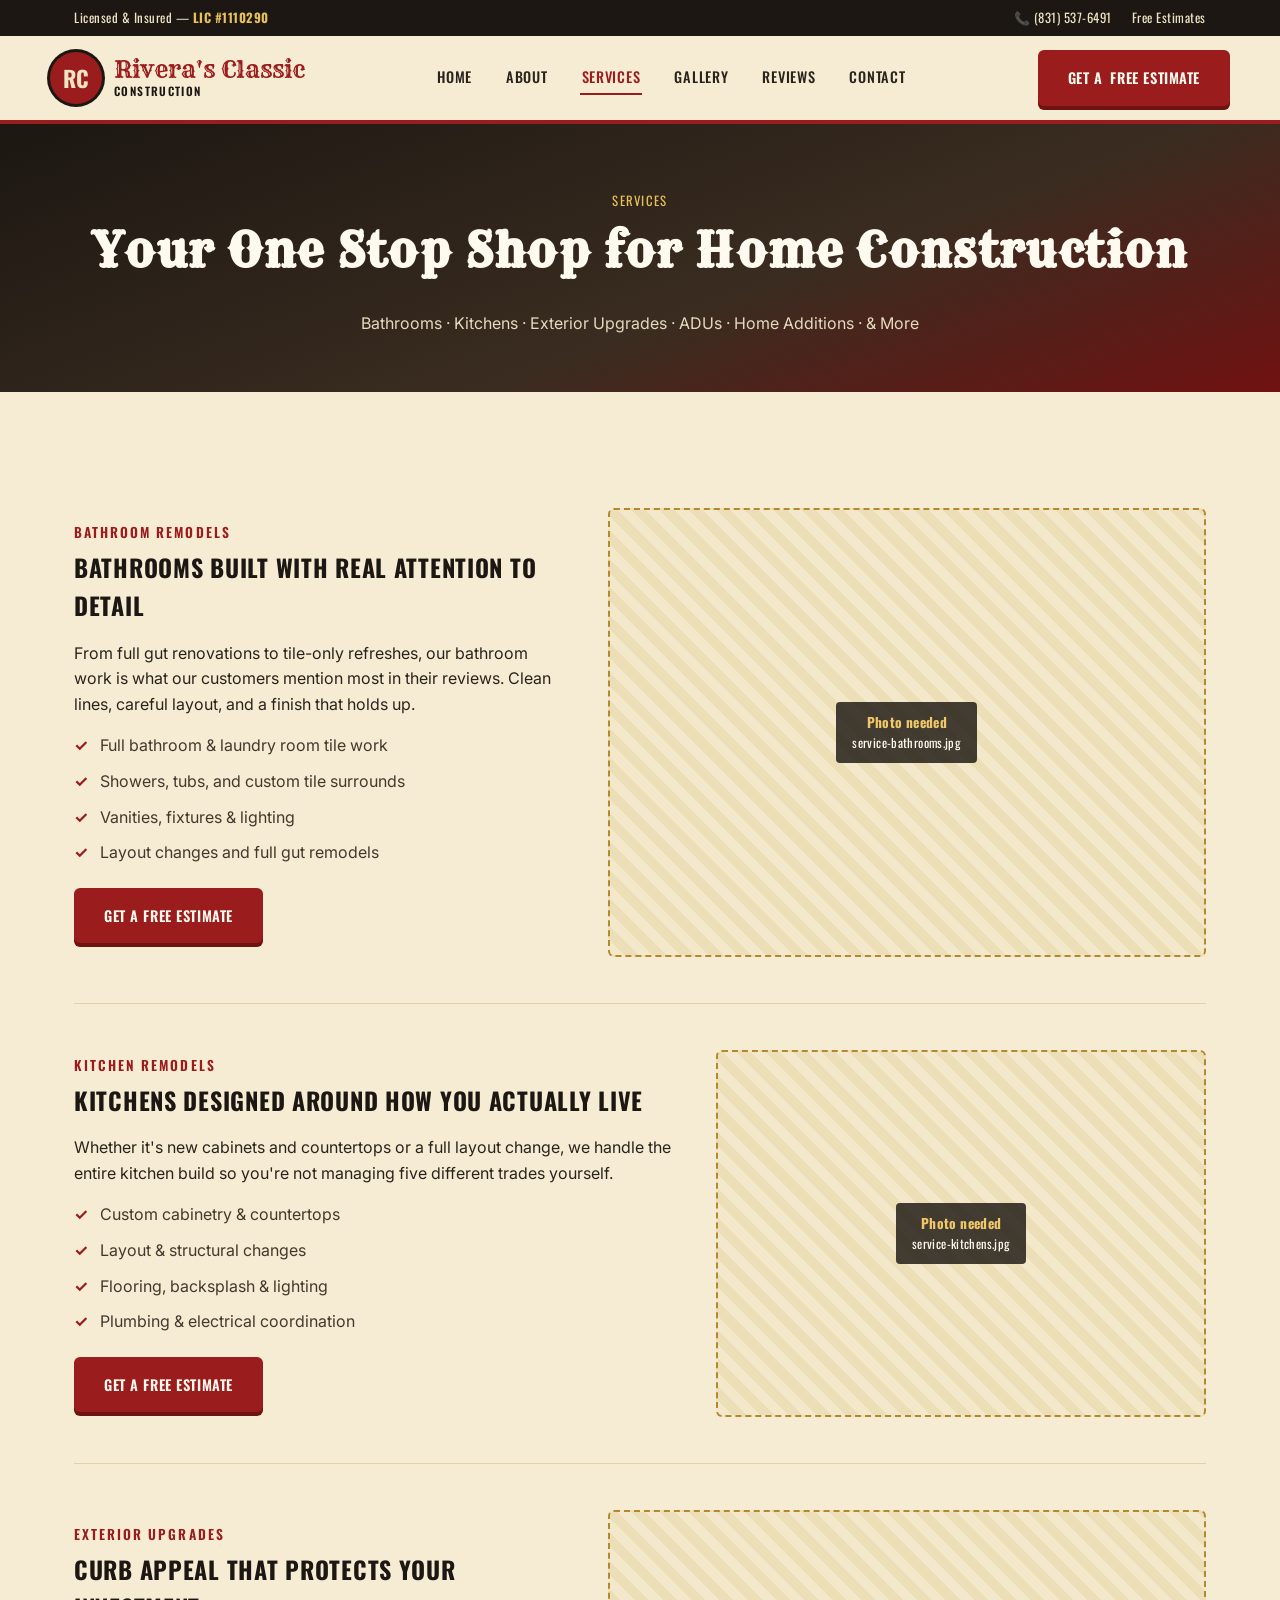
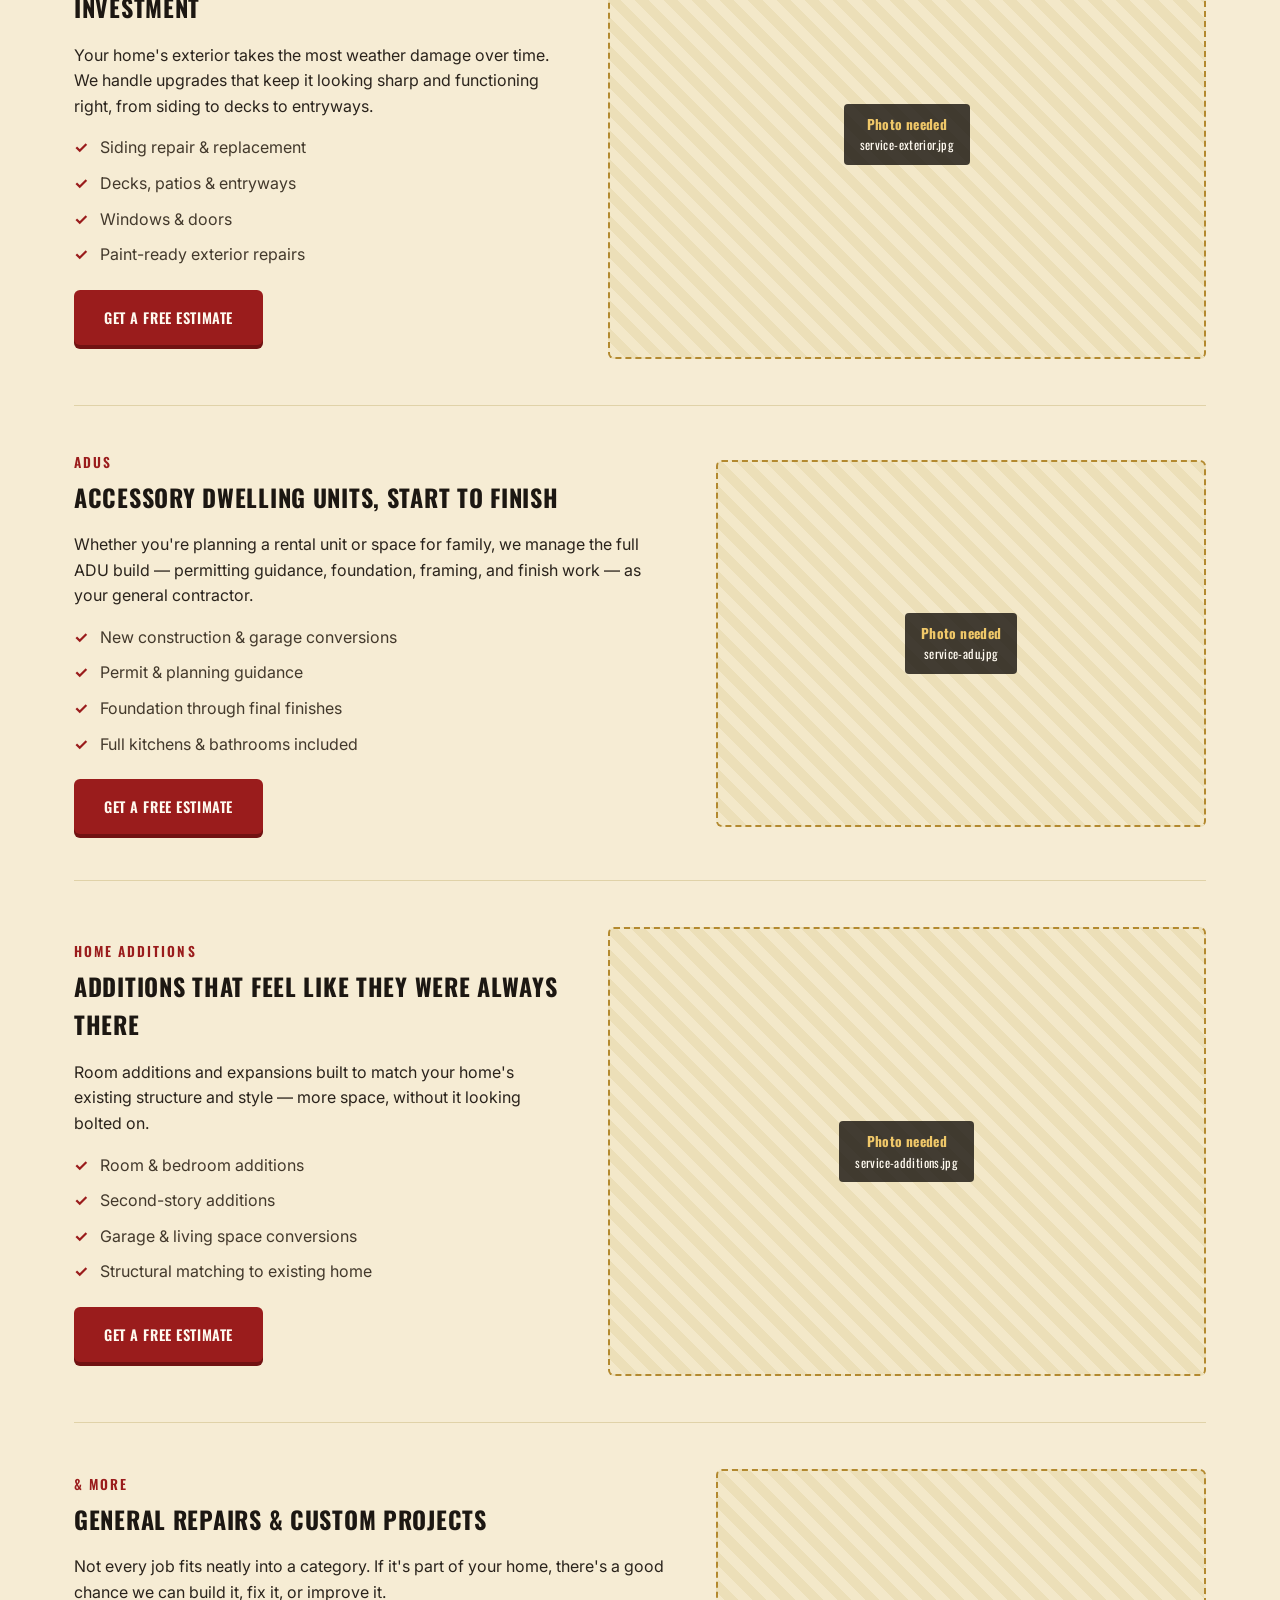
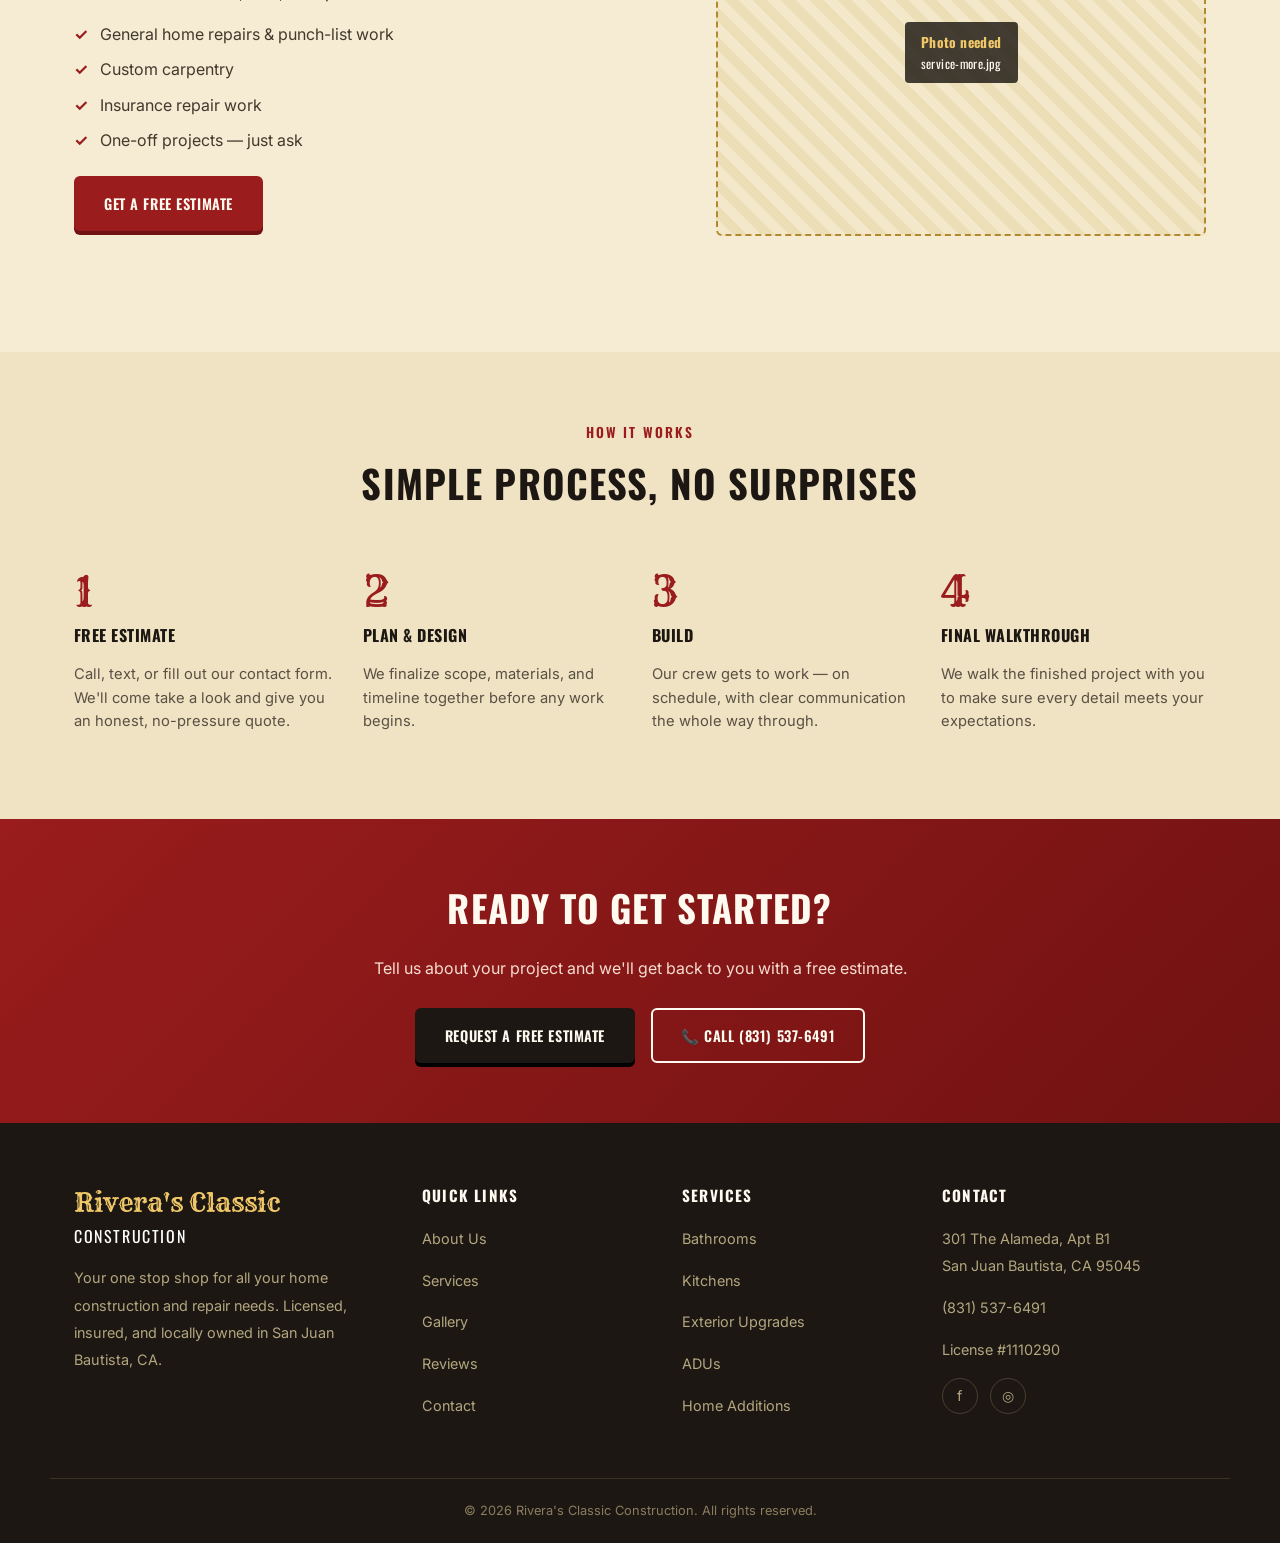
<file: services.html>
<!DOCTYPE html>
<html lang="en">
<head>
<meta charset="UTF-8">
<meta name="viewport" content="width=device-width, initial-scale=1.0">
<title>Services | Rivera's Classic Construction</title>
<meta name="description" content="Bathroom &amp; kitchen remodels, exterior upgrades, ADUs, and home additions in San Juan Bautista, CA. Licensed general contractor #1110290. Free estimates.">
<link rel="stylesheet" href="css/style.css">
</head>
<body>

<div class="topbar">
  <div class="container">
    <div>Licensed &amp; Insured — <strong>LIC #1110290</strong></div>
    <div class="topbar-right">
      <a href="tel:+18315376491">📞 (831) 537-6491</a>
      <a href="contact.html">Free Estimates</a>
    </div>
  </div>
</div>

<header class="site-header">
  <div class="container navbar">
    <a href="index.html" class="brand">
      <span class="brand-mark">RC</span>
      <span class="brand-text">
        <span class="b1">Rivera's Classic</span>
        <span class="b2">CONSTRUCTION</span>
      </span>
    </a>
    <button class="nav-toggle" aria-label="Toggle navigation">☰</button>
    <ul class="nav-links">
      <li><a href="index.html">Home</a></li>
      <li><a href="about.html">About</a></li>
      <li><a href="services.html" class="active">Services</a></li>
      <li><a href="gallery.html">Gallery</a></li>
      <li><a href="reviews.html">Reviews</a></li>
      <li><a href="contact.html">Contact</a></li>
    </ul>
    <div class="nav-cta">
      <a href="contact.html" class="btn btn-primary"><span class="long">Get a</span> Free Estimate</a>
    </div>
  </div>
</header>

<section class="page-hero">
  <div class="container">
    <span class="crumb">Services</span>
    <h1>Your One Stop Shop for Home Construction</h1>
    <p>Bathrooms · Kitchens · Exterior Upgrades · ADUs · Home Additions · &amp; More</p>
  </div>
</section>

<section>
  <div class="container">

    <div class="service-block" id="bathrooms">
      <div class="service-text">
        <span class="section-label">Bathroom Remodels</span>
        <h2>Bathrooms Built with Real Attention to Detail</h2>
        <p>From full gut renovations to tile-only refreshes, our bathroom work is what our customers mention most in their reviews. Clean lines, careful layout, and a finish that holds up.</p>
        <ul>
          <li>Full bathroom &amp; laundry room tile work</li>
          <li>Showers, tubs, and custom tile surrounds</li>
          <li>Vanities, fixtures &amp; lighting</li>
          <li>Layout changes and full gut remodels</li>
        </ul>
        <a href="contact.html" class="btn btn-primary">Get a Free Estimate</a>
      </div>
      <div class="service-media">
        <div class="img-slot ratio-4-3">
          <div class="slot-label"><b>Photo needed</b>service-bathrooms.jpg</div>
        </div>
      </div>
    </div>

    <div class="service-block reverse" id="kitchens">
      <div class="service-text">
        <span class="section-label">Kitchen Remodels</span>
        <h2>Kitchens Designed Around How You Actually Live</h2>
        <p>Whether it's new cabinets and countertops or a full layout change, we handle the entire kitchen build so you're not managing five different trades yourself.</p>
        <ul>
          <li>Custom cabinetry &amp; countertops</li>
          <li>Layout &amp; structural changes</li>
          <li>Flooring, backsplash &amp; lighting</li>
          <li>Plumbing &amp; electrical coordination</li>
        </ul>
        <a href="contact.html" class="btn btn-primary">Get a Free Estimate</a>
      </div>
      <div class="service-media">
        <div class="img-slot ratio-4-3">
          <div class="slot-label"><b>Photo needed</b>service-kitchens.jpg</div>
        </div>
      </div>
    </div>

    <div class="service-block" id="exterior">
      <div class="service-text">
        <span class="section-label">Exterior Upgrades</span>
        <h2>Curb Appeal That Protects Your Investment</h2>
        <p>Your home's exterior takes the most weather damage over time. We handle upgrades that keep it looking sharp and functioning right, from siding to decks to entryways.</p>
        <ul>
          <li>Siding repair &amp; replacement</li>
          <li>Decks, patios &amp; entryways</li>
          <li>Windows &amp; doors</li>
          <li>Paint-ready exterior repairs</li>
        </ul>
        <a href="contact.html" class="btn btn-primary">Get a Free Estimate</a>
      </div>
      <div class="service-media">
        <div class="img-slot ratio-4-3">
          <div class="slot-label"><b>Photo needed</b>service-exterior.jpg</div>
        </div>
      </div>
    </div>

    <div class="service-block reverse" id="adus">
      <div class="service-text">
        <span class="section-label">ADUs</span>
        <h2>Accessory Dwelling Units, Start to Finish</h2>
        <p>Whether you're planning a rental unit or space for family, we manage the full ADU build — permitting guidance, foundation, framing, and finish work — as your general contractor.</p>
        <ul>
          <li>New construction &amp; garage conversions</li>
          <li>Permit &amp; planning guidance</li>
          <li>Foundation through final finishes</li>
          <li>Full kitchens &amp; bathrooms included</li>
        </ul>
        <a href="contact.html" class="btn btn-primary">Get a Free Estimate</a>
      </div>
      <div class="service-media">
        <div class="img-slot ratio-4-3">
          <div class="slot-label"><b>Photo needed</b>service-adu.jpg</div>
        </div>
      </div>
    </div>

    <div class="service-block" id="additions">
      <div class="service-text">
        <span class="section-label">Home Additions</span>
        <h2>Additions That Feel Like They Were Always There</h2>
        <p>Room additions and expansions built to match your home's existing structure and style — more space, without it looking bolted on.</p>
        <ul>
          <li>Room &amp; bedroom additions</li>
          <li>Second-story additions</li>
          <li>Garage &amp; living space conversions</li>
          <li>Structural matching to existing home</li>
        </ul>
        <a href="contact.html" class="btn btn-primary">Get a Free Estimate</a>
      </div>
      <div class="service-media">
        <div class="img-slot ratio-4-3">
          <div class="slot-label"><b>Photo needed</b>service-additions.jpg</div>
        </div>
      </div>
    </div>

    <div class="service-block reverse" id="more">
      <div class="service-text">
        <span class="section-label">&amp; More</span>
        <h2>General Repairs &amp; Custom Projects</h2>
        <p>Not every job fits neatly into a category. If it's part of your home, there's a good chance we can build it, fix it, or improve it.</p>
        <ul>
          <li>General home repairs &amp; punch-list work</li>
          <li>Custom carpentry</li>
          <li>Insurance repair work</li>
          <li>One-off projects — just ask</li>
        </ul>
        <a href="contact.html" class="btn btn-primary">Get a Free Estimate</a>
      </div>
      <div class="service-media">
        <div class="img-slot ratio-4-3">
          <div class="slot-label"><b>Photo needed</b>service-more.jpg</div>
        </div>
      </div>
    </div>

  </div>
</section>

<section class="bg-cream">
  <div class="container">
    <div class="section-head">
      <span class="section-label">How It Works</span>
      <h2>Simple Process, No Surprises</h2>
    </div>
    <div class="process-grid">
      <div class="process-step">
        <span class="num">1</span>
        <h4>Free Estimate</h4>
        <p>Call, text, or fill out our contact form. We'll come take a look and give you an honest, no-pressure quote.</p>
      </div>
      <div class="process-step">
        <span class="num">2</span>
        <h4>Plan &amp; Design</h4>
        <p>We finalize scope, materials, and timeline together before any work begins.</p>
      </div>
      <div class="process-step">
        <span class="num">3</span>
        <h4>Build</h4>
        <p>Our crew gets to work — on schedule, with clear communication the whole way through.</p>
      </div>
      <div class="process-step">
        <span class="num">4</span>
        <h4>Final Walkthrough</h4>
        <p>We walk the finished project with you to make sure every detail meets your expectations.</p>
      </div>
    </div>
  </div>
</section>

<section class="cta-banner">
  <div class="container">
    <h2>Ready to Get Started?</h2>
    <p>Tell us about your project and we'll get back to you with a free estimate.</p>
    <div class="cta-actions">
      <a href="contact.html" class="btn btn-dark">Request a Free Estimate</a>
      <a href="tel:+18315376491" class="btn btn-outline">📞 Call (831) 537-6491</a>
    </div>
  </div>
</section>

<footer class="site-footer">
  <div class="container footer-grid">
    <div class="footer-brand">
      <span class="b1">Rivera's Classic</span><br>
      <span style="color:#fff;font-family:'Oswald',sans-serif;letter-spacing:.1em;">CONSTRUCTION</span>
      <p style="margin-top:14px;">Your one stop shop for all your home construction and repair needs. Licensed, insured, and locally owned in San Juan Bautista, CA.</p>
    </div>
    <div>
      <h4>Quick Links</h4>
      <p><a href="about.html">About Us</a></p>
      <p><a href="services.html">Services</a></p>
      <p><a href="gallery.html">Gallery</a></p>
      <p><a href="reviews.html">Reviews</a></p>
      <p><a href="contact.html">Contact</a></p>
    </div>
    <div>
      <h4>Services</h4>
      <p><a href="services.html#bathrooms">Bathrooms</a></p>
      <p><a href="services.html#kitchens">Kitchens</a></p>
      <p><a href="services.html#exterior">Exterior Upgrades</a></p>
      <p><a href="services.html#adus">ADUs</a></p>
      <p><a href="services.html#additions">Home Additions</a></p>
    </div>
    <div>
      <h4>Contact</h4>
      <p>301 The Alameda, Apt B1<br>San Juan Bautista, CA 95045</p>
      <p><a href="tel:+18315376491">(831) 537-6491</a></p>
      <p>License #1110290</p>
      <div class="social-row">
        <a href="#" aria-label="Facebook">f</a>
        <a href="#" aria-label="Instagram">◎</a>
      </div>
    </div>
  </div>
  <div class="footer-bottom">© <span id="footer-year"></span> Rivera's Classic Construction. All rights reserved.</div>
</footer>

<script src="js/script.js"></script>
</body>
</html>
</file>
<file: css/style.css>
/* ============================================================
   Rivera's Classic Construction — main stylesheet
   ============================================================ */

@import url('https://fonts.googleapis.com/css2?family=Rye&family=Oswald:wght@400;500;600;700&family=Inter:wght@400;500;600;700&display=swap');

:root{
  --cream: #efe3c3;
  --cream-2: #e4d4a8;
  --paper: #f6ecd4;
  --red: #9a1c1c;
  --red-dark: #711212;
  --black: #1c1712;
  --ink: #2a231c;
  --gold: #b3892f;
  --white: #fffaf0;
  --shadow: rgba(28,23,18,0.25);
  --radius: 6px;
  --maxw: 1180px;
}

*,*::before,*::after{ box-sizing:border-box; }
html{ scroll-behavior:smooth; }
body{
  margin:0;
  font-family:'Inter', sans-serif;
  color:var(--ink);
  background:var(--paper);
  line-height:1.6;
}
img{ max-width:100%; display:block; }
a{ color:inherit; text-decoration:none; }
ul{ list-style:none; margin:0; padding:0; }
h1,h2,h3,h4{ font-family:'Oswald', sans-serif; text-transform:uppercase; letter-spacing:.03em; margin:0 0 .5em; color:var(--black); }
.container{ max-width:var(--maxw); margin:0 auto; padding:0 24px; }
section{ padding:70px 0; }
.section-label{
  font-family:'Oswald',sans-serif;
  color:var(--red);
  font-weight:600;
  letter-spacing:.15em;
  text-transform:uppercase;
  font-size:.85rem;
  margin-bottom:8px;
  display:block;
}
.section-head{ text-align:center; max-width:720px; margin:0 auto 48px; }
.section-head h2{ font-size:clamp(1.8rem,3vw,2.6rem); }
.section-head p{ color:#5a5044; font-size:1.05rem; }

/* ---------- buttons ---------- */
.btn{
  display:inline-flex; align-items:center; gap:8px;
  font-family:'Oswald',sans-serif; font-weight:600; letter-spacing:.04em; text-transform:uppercase;
  font-size:.9rem;
  padding:14px 28px;
  border-radius:var(--radius);
  border:2px solid transparent;
  cursor:pointer;
  transition:transform .15s ease, box-shadow .15s ease, background .15s ease, color .15s ease;
}
.btn-primary{ background:var(--red); color:var(--white); box-shadow:0 4px 0 var(--red-dark); }
.btn-primary:hover{ transform:translateY(-2px); box-shadow:0 6px 0 var(--red-dark); }
.btn-dark{ background:var(--black); color:var(--white); box-shadow:0 4px 0 #000; }
.btn-dark:hover{ transform:translateY(-2px); }
.btn-outline{ background:transparent; border-color:var(--white); color:var(--white); }
.btn-outline:hover{ background:var(--white); color:var(--black); }
.btn-outline-dark{ background:transparent; border-color:var(--black); color:var(--black); }
.btn-outline-dark:hover{ background:var(--black); color:var(--white); }
.btn-block{ width:100%; justify-content:center; }

/* ---------- top utility bar ---------- */
.topbar{
  background:var(--black);
  color:var(--cream);
  font-family:'Oswald',sans-serif;
  font-size:.8rem;
  letter-spacing:.04em;
}
.topbar .container{
  display:flex; justify-content:space-between; align-items:center;
  padding-top:8px; padding-bottom:8px; flex-wrap:wrap; gap:6px;
}
.topbar a{ color:var(--cream); }
.topbar .topbar-right{ display:flex; gap:20px; }
.topbar strong{ color:#e7c25a; }

/* ---------- header / nav ---------- */
.site-header{
  background:var(--paper);
  border-bottom:4px solid var(--red);
  position:sticky; top:0; z-index:100;
}
.navbar{
  display:flex; align-items:center; justify-content:space-between;
  padding:14px 0;
}
.brand{ display:flex; align-items:center; gap:12px; }
.brand-mark{
  width:52px; height:52px; border-radius:50%;
  background:var(--red);
  display:flex; align-items:center; justify-content:center;
  color:var(--cream); font-family:'Oswald',sans-serif; font-weight:700; font-size:1.4rem;
  flex-shrink:0;
  box-shadow:0 0 0 3px var(--black);
}
.brand-text{ line-height:1.1; }
.brand-text .b1{ font-family:'Rye', cursive; color:var(--red); font-size:1.5rem; display:block; }
.brand-text .b2{ font-family:'Oswald',sans-serif; font-weight:600; letter-spacing:.12em; font-size:.72rem; color:var(--black); }

.nav-links{ display:flex; gap:30px; }
.nav-links a{
  font-family:'Oswald',sans-serif; font-weight:500; letter-spacing:.05em; text-transform:uppercase; font-size:.9rem;
  color:var(--ink); padding:6px 2px; border-bottom:2px solid transparent;
}
.nav-links a:hover, .nav-links a.active{ color:var(--red); border-color:var(--red); }

.nav-cta{ display:flex; align-items:center; gap:14px; }
.nav-toggle{
  display:none; background:none; border:none; font-size:1.6rem; cursor:pointer; color:var(--black);
}

@media (max-width: 940px){
  .nav-links{
    position:absolute; top:100%; left:0; right:0;
    background:var(--paper); flex-direction:column; gap:0;
    border-top:1px solid var(--cream-2);
    max-height:0; overflow:hidden; transition:max-height .25s ease;
  }
  .nav-links.open{ max-height:400px; }
  .nav-links li{ border-bottom:1px solid var(--cream-2); }
  .nav-links a{ display:block; padding:14px 24px; }
  .nav-toggle{ display:block; }
  .nav-cta .btn span.long{ display:none; }
}

/* ---------- hero ---------- */
.hero{
  position:relative;
  color:var(--white);
  background:linear-gradient(160deg, var(--black) 0%, #3a2c20 55%, var(--red-dark) 100%);
  overflow:hidden;
}
.hero::before{
  content:"";
  position:absolute; inset:0;
  background-image:
    radial-gradient(circle at 15% 25%, rgba(255,255,255,.06) 0, transparent 40%),
    radial-gradient(circle at 85% 75%, rgba(255,255,255,.05) 0, transparent 45%);
  pointer-events:none;
}
.hero-inner{
  position:relative; z-index:1;
  padding:100px 0 90px;
  display:grid; grid-template-columns:1.1fr .9fr; gap:40px; align-items:center;
}
.hero-inner.single{ grid-template-columns:1fr; text-align:center; }
.hero small.section-label{ color:#f0c869; }
.hero h1{
  font-family:'Rye', cursive; text-transform:none; letter-spacing:0;
  color:var(--white);
  font-size:clamp(2.1rem,4.2vw,3.4rem);
  line-height:1.15;
  margin-bottom:18px;
}
.hero p.lead{ font-size:1.15rem; color:#efe3c8; max-width:520px; margin-bottom:30px; }
.hero-inner.single p.lead{ margin-left:auto; margin-right:auto; }
.hero-actions{ display:flex; gap:16px; flex-wrap:wrap; }
.hero-inner.single .hero-actions{ justify-content:center; }
.hero-badges{ display:flex; gap:26px; margin-top:40px; flex-wrap:wrap; }
.hero-inner.single .hero-badges{ justify-content:center; }
.hero-badge b{ display:block; font-family:'Oswald',sans-serif; font-size:1.5rem; color:#f0c869; }
.hero-badge span{ font-size:.8rem; letter-spacing:.05em; color:#d9cbae; text-transform:uppercase; }
.hero-visual img{ border-radius:var(--radius); box-shadow:0 20px 50px rgba(0,0,0,.45); border:4px solid rgba(255,255,255,.15); }

.page-hero{
  background:linear-gradient(160deg, var(--black) 0%, #3a2c20 60%, var(--red-dark) 100%);
  color:var(--white); text-align:center; padding:64px 0 56px;
}
.page-hero h1{ font-family:'Rye',cursive; text-transform:none; font-size:clamp(2rem,4vw,2.9rem); color:var(--white); }
.page-hero .crumb{ font-family:'Oswald',sans-serif; letter-spacing:.1em; text-transform:uppercase; font-size:.8rem; color:#e7c25a; }
.page-hero p{ color:#e6dabd; max-width:600px; margin:14px auto 0; }

/* ---------- trust strip ---------- */
.trust-strip{
  background:var(--cream-2); border-top:1px solid #d8c68f; border-bottom:1px solid #d8c68f;
  padding:22px 0;
}
.trust-strip .container{ display:flex; justify-content:space-around; flex-wrap:wrap; gap:20px; text-align:center; }
.trust-item{ font-family:'Oswald',sans-serif; font-size:.95rem; color:var(--black); display:flex; align-items:center; gap:8px; }
.trust-item b{ color:var(--red); }

/* ---------- cards / services ---------- */
.grid{ display:grid; gap:28px; }
.grid-3{ grid-template-columns:repeat(3,1fr); }
.grid-2{ grid-template-columns:repeat(2,1fr); }
@media (max-width:900px){ .grid-3{ grid-template-columns:repeat(2,1fr);} }
@media (max-width:640px){ .grid-3, .grid-2{ grid-template-columns:1fr; } }

.card{
  background:var(--white); border:1px solid #e5d8b3; border-radius:var(--radius);
  padding:30px 26px; box-shadow:0 6px 18px rgba(28,23,18,.05);
  transition:transform .15s ease, box-shadow .15s ease;
}
.card:hover{ transform:translateY(-4px); box-shadow:0 14px 28px rgba(28,23,18,.12); }
.card .icon{
  width:56px; height:56px; border-radius:50%; background:var(--red); color:var(--white);
  display:flex; align-items:center; justify-content:center; font-size:1.5rem; margin-bottom:18px;
}
.card h3{ font-size:1.15rem; margin-bottom:10px; }
.card p{ color:#5a5044; font-size:.96rem; margin-bottom:14px; }
.card a.more{ font-family:'Oswald',sans-serif; font-weight:600; color:var(--red); font-size:.85rem; letter-spacing:.04em; text-transform:uppercase; }

/* service detail block */
.service-block{
  display:grid; grid-template-columns:.9fr 1.1fr; gap:44px; align-items:center;
  padding:46px 0; border-bottom:1px solid #e0d2a8;
}
.service-block:last-child{ border-bottom:none; }
.service-block.reverse{ grid-template-columns:1.1fr .9fr; }
.service-block.reverse .service-media{ order:2; }
@media (max-width:820px){
  .service-block, .service-block.reverse{ grid-template-columns:1fr; }
  .service-block.reverse .service-media{ order:0; }
}
.service-text .section-label{ margin-bottom:4px; }
.service-text ul{ margin:16px 0 22px; }
.service-text ul li{ position:relative; padding-left:26px; margin-bottom:10px; color:#43392c; }
.service-text ul li::before{ content:"✓"; position:absolute; left:0; color:var(--red); font-weight:700; }

/* ---------- image placeholders ---------- */
.img-slot{
  position:relative;
  width:100%;
  border:2px dashed var(--gold);
  border-radius:var(--radius);
  background:repeating-linear-gradient(45deg, #f3e8c9, #f3e8c9 10px, #ecdfb8 10px, #ecdfb8 20px);
  display:flex; align-items:center; justify-content:center; text-align:center;
  color:#7a6a45; overflow:hidden;
}
.img-slot .slot-label{
  background:rgba(28,23,18,.82); color:var(--white); padding:10px 16px; border-radius:4px;
  font-family:'Oswald',sans-serif; font-size:.78rem; letter-spacing:.03em; line-height:1.5;
  max-width:88%;
}
.img-slot .slot-label b{ display:block; color:#f0c869; font-size:.85rem; margin-bottom:2px; }
.img-slot.ratio-16-9{ aspect-ratio:16/9; }
.img-slot.ratio-4-3{ aspect-ratio:4/3; }
.img-slot.ratio-1-1{ aspect-ratio:1/1; }
.img-slot.ratio-3-4{ aspect-ratio:3/4; }
.img-slot.filled{ border-style:solid; background:none; }
.img-slot.filled img{ width:100%; height:100%; object-fit:cover; }
.img-slot.filled.contain{ background:var(--paper); }
.img-slot.filled.contain img{ object-fit:contain; }

/* ---------- gallery ---------- */
.gallery-filters{ display:flex; gap:12px; justify-content:center; flex-wrap:wrap; margin-bottom:36px; }
.gallery-filters button{
  font-family:'Oswald',sans-serif; text-transform:uppercase; letter-spacing:.04em; font-size:.82rem;
  padding:9px 18px; border-radius:30px; border:1.5px solid var(--black); background:transparent; cursor:pointer;
  transition:all .15s ease;
}
.gallery-filters button.active, .gallery-filters button:hover{ background:var(--black); color:var(--white); }
.gallery-grid{ display:grid; grid-template-columns:repeat(3,1fr); gap:20px; }
@media (max-width:820px){ .gallery-grid{ grid-template-columns:repeat(2,1fr);} }
@media (max-width:560px){ .gallery-grid{ grid-template-columns:1fr;} }
.gallery-item{ display:none; }
.gallery-item.show{ display:block; }
.gallery-item .img-slot{ margin-bottom:0; }

/* ---------- testimonials ---------- */
.stars{ color:#e7a800; letter-spacing:2px; font-size:1rem; }
.testimonial{
  background:var(--white); border:1px solid #e5d8b3; border-radius:var(--radius);
  padding:30px 28px; box-shadow:0 6px 18px rgba(28,23,18,.05);
}
.testimonial p.quote{ font-style:italic; color:#43392c; margin:14px 0 18px; }
.testimonial .who{ display:flex; align-items:center; gap:12px; }
.testimonial .avatar{
  width:44px; height:44px; border-radius:50%; background:var(--red); color:var(--white);
  display:flex; align-items:center; justify-content:center; font-family:'Oswald',sans-serif; font-weight:600;
}
.testimonial .who b{ display:block; font-size:.95rem; }
.testimonial .who span{ font-size:.8rem; color:#8a7d5f; }
.owner-reply{
  margin-top:16px; background:var(--cream); border-left:3px solid var(--red);
  padding:12px 16px; font-size:.88rem; color:#4a4030; border-radius:0 4px 4px 0;
}
.owner-reply b{ color:var(--red); }
.review-summary{
  background:var(--black); color:var(--white); border-radius:var(--radius);
  padding:36px; display:flex; gap:40px; align-items:center; flex-wrap:wrap; justify-content:center;
  text-align:center; margin-bottom:50px;
}
.review-summary .big{ font-family:'Oswald',sans-serif; font-size:3rem; color:#f0c869; line-height:1; }
.review-summary .stars{ font-size:1.3rem; }

/* ---------- CTA banner ---------- */
.cta-banner{
  background:var(--red);
  color:var(--white); text-align:center;
  padding:60px 0;
  background-image:linear-gradient(135deg, var(--red) 0%, var(--red-dark) 100%);
}
.cta-banner h2{ color:var(--white); font-size:clamp(1.6rem,3vw,2.3rem); }
.cta-banner p{ color:#f6ddd0; margin-bottom:26px; }
.cta-actions{ display:flex; gap:16px; justify-content:center; flex-wrap:wrap; }

/* ---------- about page ---------- */
.about-hero{ display:grid; grid-template-columns:1fr 1fr; gap:50px; align-items:center; }
@media (max-width:860px){ .about-hero{ grid-template-columns:1fr; } }
.about-hero p{ color:#4a4030; margin-bottom:16px; }
.values-grid{ display:grid; grid-template-columns:repeat(4,1fr); gap:22px; }
@media (max-width:900px){ .values-grid{ grid-template-columns:repeat(2,1fr);} }
@media (max-width:520px){ .values-grid{ grid-template-columns:1fr;} }
.value-item{ text-align:center; }
.value-item .icon{ margin:0 auto 14px; }

/* ---------- process ---------- */
.process-grid{ display:grid; grid-template-columns:repeat(4,1fr); gap:24px; counter-reset:step; }
@media (max-width:900px){ .process-grid{ grid-template-columns:repeat(2,1fr);} }
@media (max-width:560px){ .process-grid{ grid-template-columns:1fr;} }
.process-step{ position:relative; padding-top:10px; }
.process-step .num{
  font-family:'Rye',cursive; font-size:2.6rem; color:var(--red); line-height:1; margin-bottom:10px; display:block;
}
.process-step h4{ font-size:1rem; margin-bottom:8px; }
.process-step p{ color:#5a5044; font-size:.92rem; }

/* ---------- contact ---------- */
.contact-wrap{ display:grid; grid-template-columns:1fr 1fr; gap:50px; align-items:start; }
@media (max-width:900px){ .contact-wrap{ grid-template-columns:1fr; } }
.contact-info-card{
  background:var(--black); color:var(--cream); border-radius:var(--radius); padding:36px;
}
.contact-info-card h3{ color:var(--white); }
.contact-row{ display:flex; gap:14px; margin-bottom:22px; align-items:flex-start; }
.contact-row .ic{
  width:38px; height:38px; border-radius:50%; background:var(--red); flex-shrink:0;
  display:flex; align-items:center; justify-content:center; color:var(--white);
}
.contact-row b{ display:block; color:var(--white); font-family:'Oswald',sans-serif; font-size:.85rem; letter-spacing:.04em; text-transform:uppercase; margin-bottom:2px; }
.contact-row span, .contact-row a{ color:#d9cbae; font-size:.95rem; }
.map-frame{ margin-top:22px; border-radius:var(--radius); overflow:hidden; border:1px solid #3a3226; }
.map-frame iframe{ width:100%; height:220px; border:0; display:block; }

form.contact-form{ background:var(--white); border:1px solid #e5d8b3; border-radius:var(--radius); padding:34px; }
.form-row{ margin-bottom:18px; }
.form-row label{ display:block; font-family:'Oswald',sans-serif; font-size:.8rem; letter-spacing:.04em; text-transform:uppercase; margin-bottom:6px; color:var(--black); }
.form-row input, .form-row select, .form-row textarea{
  width:100%; padding:12px 14px; border:1.5px solid #d8c68f; border-radius:4px; font-family:'Inter',sans-serif; font-size:.96rem; background:var(--paper);
}
.form-row input:focus, .form-row select:focus, .form-row textarea:focus{ outline:2px solid var(--red); background:var(--white); }
.form-grid{ display:grid; grid-template-columns:1fr 1fr; gap:18px; }
@media (max-width:520px){ .form-grid{ grid-template-columns:1fr; } }
.form-note{ font-size:.8rem; color:#8a7d5f; margin-top:10px; }

/* ---------- footer ---------- */
footer.site-footer{ background:var(--black); color:#c9bd9d; padding:60px 0 0; }
.footer-grid{ display:grid; grid-template-columns:1.4fr 1fr 1fr 1.2fr; gap:40px; padding-bottom:44px; border-bottom:1px solid #3a3226; }
@media (max-width:860px){ .footer-grid{ grid-template-columns:1fr 1fr; } }
@media (max-width:520px){ .footer-grid{ grid-template-columns:1fr; } }
.footer-grid h4{ color:var(--white); font-size:.95rem; letter-spacing:.08em; margin-bottom:18px; }
.footer-grid p, .footer-grid a{ color:#b3a67f; font-size:.9rem; line-height:1.9; }
.footer-grid a:hover{ color:var(--white); }
.footer-brand .b1{ font-family:'Rye',cursive; color:#f0c869; font-size:1.6rem; }
.footer-bottom{ text-align:center; padding:22px 0; font-size:.8rem; color:#8a7d5f; }
.social-row{ display:flex; gap:12px; margin-top:14px; }
.social-row a{
  width:36px; height:36px; border-radius:50%; border:1px solid #4a4030; display:flex; align-items:center; justify-content:center;
}
.social-row a:hover{ background:var(--red); border-color:var(--red); }

/* utility */
.mt-0{ margin-top:0; }
.text-center{ text-align:center; }
.bg-cream{ background:var(--cream); }
</file>
